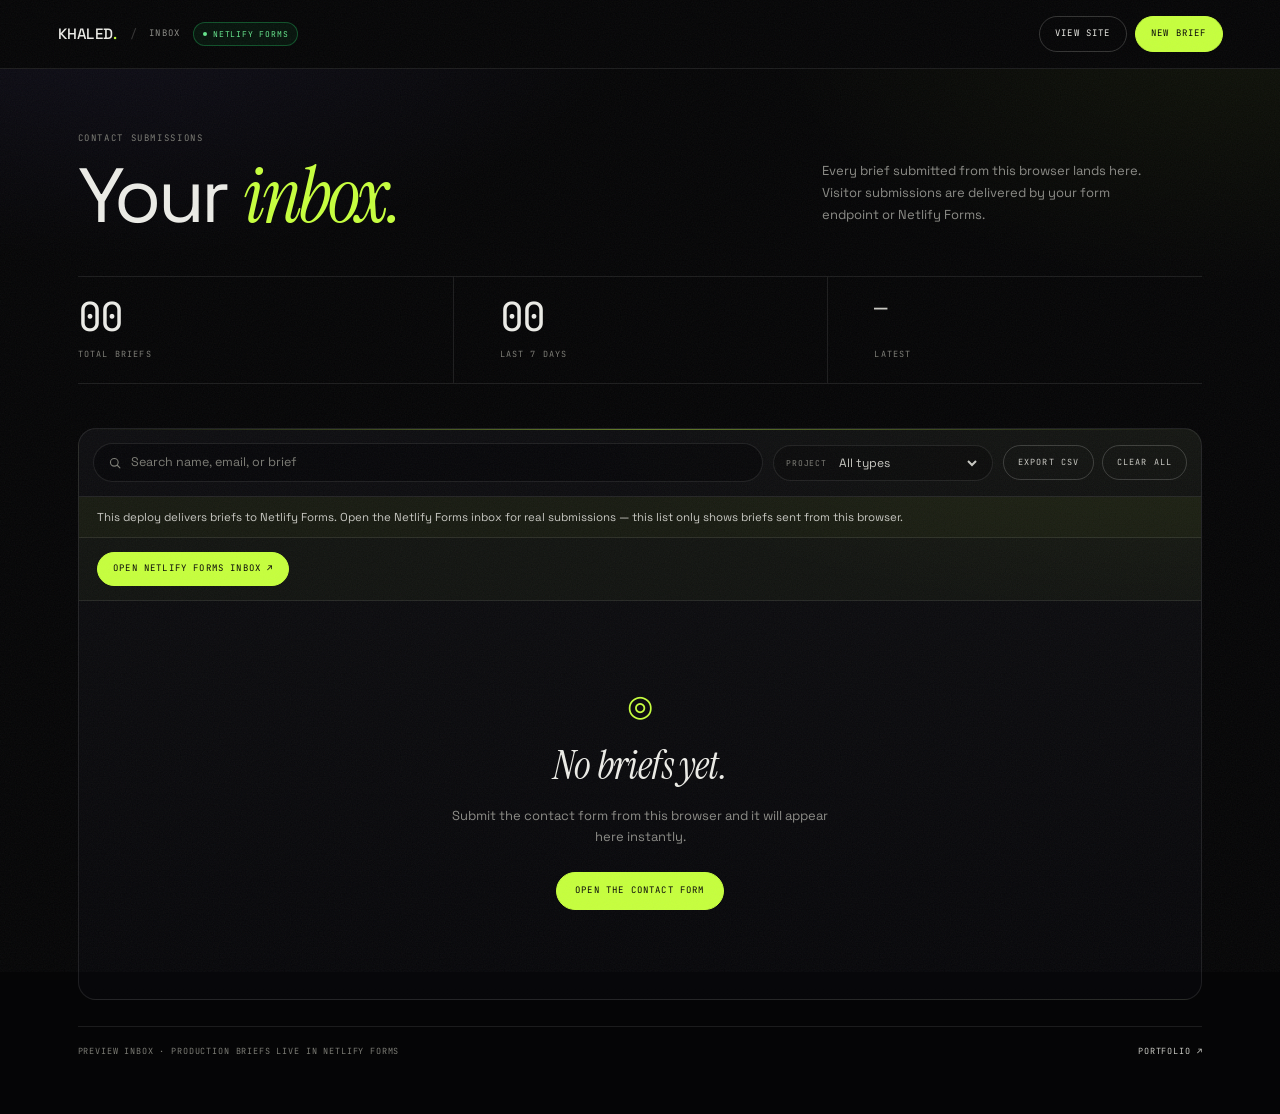
<file: dashboard.html>
<!DOCTYPE html>
<html lang="en">
<head>
  <meta charset="UTF-8" />
  <meta name="viewport" content="width=device-width, initial-scale=1.0" />
  <meta name="theme-color" content="#050506" />
  <meta name="robots" content="noindex,nofollow" />
  <title>Inbox — Khaled</title>

  <link rel="icon" href="data:image/svg+xml,%3Csvg xmlns='http://www.w3.org/2000/svg' viewBox='0 0 100 100'%3E%3Crect width='100' height='100' rx='24' fill='%23050606'/%3E%3Ctext x='50' y='70' font-family='Arial,Helvetica,sans-serif' font-size='58' font-weight='700' fill='%23c6ff3d' text-anchor='middle'%3EK%3C/text%3E%3C/svg%3E" />
  <link rel="preconnect" href="https://fonts.googleapis.com" />
  <link rel="preconnect" href="https://fonts.gstatic.com" crossorigin />
  <link
    href="https://fonts.googleapis.com/css2?family=Instrument+Serif:ital@0;1&family=JetBrains+Mono:wght@300;400;500&family=Space+Grotesk:wght@300..700&display=swap"
    rel="stylesheet"
  />
  <link rel="stylesheet" href="styles.css" />
  <link rel="stylesheet" href="dashboard.css" />
</head>

<body class="dash-body">
  <div class="grain" aria-hidden="true"></div>

  <header class="dash-header">
    <div class="dash-brand">
      <a class="brand" href="index.html">KHALED<span class="brand-dot">.</span></a>
      <span class="dash-slash">/</span>
      <span class="dash-eyebrow">Inbox</span>
      <span class="dash-badge" id="dash-badge">Local preview</span>
    </div>
    <div class="dash-header-actions">
      <a class="btn" href="index.html">View site</a>
      <a class="btn btn-acid" href="index.html#contact">New brief</a>
    </div>
  </header>

  <main class="dash-main">
    <div class="dash-intro">
      <div>
        <p class="dash-kicker">Contact submissions</p>
        <h1 class="dash-title">Your <em>inbox.</em></h1>
      </div>
      <p class="dash-lede">
        Every brief submitted from this browser lands here. Visitor submissions
        are delivered by your form endpoint or Netlify Forms.
      </p>
    </div>

    <section class="dash-stats" aria-label="Inbox summary">
      <div class="dash-stat">
        <span id="stat-total">00</span>
        <small>Total briefs</small>
      </div>
      <div class="dash-stat">
        <span id="stat-week">00</span>
        <small>Last 7 days</small>
      </div>
      <div class="dash-stat">
        <span id="stat-latest">—</span>
        <small>Latest</small>
      </div>
    </section>

    <section class="dash-panel" aria-label="Messages">
      <div class="dash-toolbar">
        <label class="dash-search">
          <svg viewBox="0 0 20 20" aria-hidden="true">
            <circle cx="9" cy="9" r="5.5" />
            <path d="M13.2 13.2 17 17" />
          </svg>
          <input id="dash-search" type="search" placeholder="Search name, email, or brief" aria-label="Search messages" />
        </label>
        <label class="dash-filter">
          <span>Project</span>
          <select id="dash-filter">
            <option value="">All types</option>
          </select>
        </label>
        <div class="dash-toolbar-actions">
          <button class="btn" id="dash-export" type="button">Export CSV</button>
          <button class="btn dash-clear" id="dash-clear" type="button">Clear all</button>
        </div>
      </div>

      <p class="dash-banner" id="dash-banner" role="status" aria-live="polite" hidden></p>

      <div class="dash-forms-row" id="dash-forms-row" hidden>
        <a class="btn btn-acid" id="dash-forms-link" href="#" target="_blank" rel="noopener">
          Open Netlify Forms inbox ↗
        </a>
      </div>

      <div class="dash-list" id="dash-list"></div>

      <div class="dash-empty" id="dash-empty" hidden>
        <span class="dash-empty-mark" aria-hidden="true">◎</span>
        <h2>No briefs yet.</h2>
        <p>Submit the contact form from this browser and it will appear here instantly.</p>
        <a class="btn btn-acid" href="index.html#contact">Open the contact form</a>
      </div>
    </section>

    <footer class="dash-foot">
      <span id="dash-foot-note">Local preview inbox · stored in this browser only</span>
      <a href="index.html">Portfolio ↗</a>
    </footer>
  </main>

  <script src="js/content.js"></script>
  <script src="js/dashboard.js"></script>
</body>
</html>
</file>
<file: styles.css>
/* ============================================================
   KHALED — PORTFOLIO
   Liquid chrome / acid lime / editorial type
   ============================================================ */

/* ---------- Tokens ---------- */
:root {
  --ink: #050506;
  --ink-2: #08080a;
  --ink-3: #0c0c0f;
  --paper: #ecece7;
  --paper-dim: #c9c9c3;
  --muted: #8b8b86;
  --muted-2: #7c7c75;
  --line: rgba(236, 236, 231, 0.1);
  --line-strong: rgba(236, 236, 231, 0.2);
  --acid: #c6ff3d;
  --acid-soft: rgba(198, 255, 61, 0.14);
  --violet: #8b7bff;
  --sans: "Space Grotesk", ui-sans-serif, system-ui, -apple-system, sans-serif;
  --serif: "Instrument Serif", Georgia, "Times New Roman", serif;
  --mono: "JetBrains Mono", ui-monospace, "SFMono-Regular", Consolas, monospace;
  --pad: clamp(20px, 4.5vw, 72px);
  --max: 1600px;
  --ease: cubic-bezier(0.22, 1, 0.36, 1);
  --ease-inout: cubic-bezier(0.77, 0, 0.175, 1);
  --header-h: 88px;
}

/* ---------- Reset ---------- */
*,
*::before,
*::after {
  box-sizing: border-box;
  margin: 0;
  padding: 0;
}

html {
  -webkit-text-size-adjust: 100%;
  scroll-behavior: auto;
}

body {
  background: var(--ink);
  color: var(--paper);
  font-family: var(--sans);
  font-size: 16px;
  line-height: 1.5;
  font-weight: 400;
  overflow-x: hidden;
  -webkit-font-smoothing: antialiased;
  -moz-osx-font-smoothing: grayscale;
  text-rendering: optimizeLegibility;
}

body.is-locked {
  overflow: hidden;
}

img,
svg,
canvas {
  display: block;
  max-width: 100%;
}

[hidden] {
  display: none !important;
}

a {
  color: inherit;
  text-decoration: none;
}

button {
  font: inherit;
  color: inherit;
  background: none;
  border: 0;
  cursor: pointer;
}

ul,
ol {
  list-style: none;
}

::selection {
  background: var(--acid);
  color: var(--ink);
}

:focus-visible {
  outline: 2px solid var(--acid);
  outline-offset: 4px;
  border-radius: 2px;
}

/* Custom scrollbar */
::-webkit-scrollbar {
  width: 9px;
}
::-webkit-scrollbar-track {
  background: var(--ink);
}
::-webkit-scrollbar-thumb {
  background: #26261f;
  border-radius: 99px;
  border: 2px solid var(--ink);
}
::-webkit-scrollbar-thumb:hover {
  background: #3d3d31;
}

/* ---------- Helpers ---------- */
.mono-label {
  font-family: var(--mono);
  font-size: 10px;
  font-weight: 400;
  letter-spacing: 0.16em;
  text-transform: uppercase;
  color: var(--muted);
}

.skip-link {
  position: fixed;
  top: 12px;
  left: 12px;
  z-index: 10001;
  padding: 10px 16px;
  background: var(--acid);
  color: var(--ink);
  font-family: var(--mono);
  font-size: 12px;
  transform: translateY(-160%);
  transition: transform 0.3s var(--ease);
}
.skip-link:focus {
  transform: translateY(0);
}

.grain {
  position: fixed;
  /* -8% gives the texture a little bleed without a 4x-viewport layer. */
  inset: -8%;
  z-index: 9000;
  pointer-events: none;
  opacity: 0.055;
  background-image: url("data:image/svg+xml,%3Csvg viewBox='0 0 220 220' xmlns='http://www.w3.org/2000/svg'%3E%3Cfilter id='n'%3E%3CfeTurbulence type='fractalNoise' baseFrequency='0.82' numOctaves='3' stitchTiles='stitch'/%3E%3C/filter%3E%3Crect width='100%25' height='100%25' filter='url(%23n)'/%3E%3C/svg%3E");
  background-size: 220px 220px;
  /* Static: at 5.5% opacity the drift was invisible, but the animated
     full-viewport layer still cost paint/compositing on every step. */
  animation: none;
}

/* Scroll progress */
.scroll-progress {
  position: fixed;
  top: 0;
  left: 0;
  right: 0;
  height: 2px;
  z-index: 9500;
  pointer-events: none;
  background: transparent;
}
.scroll-progress span {
  display: block;
  height: 100%;
  width: 100%;
  background: var(--acid);
  transform: scaleX(0);
  transform-origin: left center;
  will-change: transform;
}

/* ---------- Custom cursor ---------- */
.cursor {
  position: fixed;
  top: 0;
  left: 0;
  z-index: 9800;
  pointer-events: none;
  width: 0;
  height: 0;
  opacity: 0;
}
html.has-cursor .cursor {
  opacity: 1;
}
.cursor-ring {
  position: absolute;
  top: 50%;
  left: 50%;
  width: 38px;
  height: 38px;
  border: 1px solid rgba(236, 236, 231, 0.55);
  border-radius: 50%;
  transform: translate(-50%, -50%);
  transition: width 0.35s var(--ease), height 0.35s var(--ease),
    background-color 0.35s var(--ease), border-color 0.35s var(--ease),
    opacity 0.3s ease;
  will-change: transform;
}
.cursor::after {
  content: "";
  position: absolute;
  top: 50%;
  left: 50%;
  width: 5px;
  height: 5px;
  border-radius: 50%;
  background: var(--acid);
  transform: translate(-50%, -50%);
  transition: opacity 0.2s ease, transform 0.2s ease;
}
.cursor-label {
  position: absolute;
  top: 50%;
  left: 50%;
  transform: translate(-50%, -50%) scale(0.6);
  font-family: var(--mono);
  font-size: 9px;
  letter-spacing: 0.14em;
  text-transform: uppercase;
  color: var(--ink);
  opacity: 0;
  white-space: nowrap;
  transition: opacity 0.25s ease, transform 0.35s var(--ease);
}
.cursor.is-hover .cursor-ring {
  width: 64px;
  height: 64px;
  background: var(--acid);
  border-color: var(--acid);
}
.cursor.is-hover::after {
  opacity: 0;
}
.cursor.is-hover .cursor-label {
  opacity: 1;
  transform: translate(-50%, -50%) scale(1);
}
.cursor.is-down .cursor-ring {
  width: 30px;
  height: 30px;
}

@media (hover: hover) and (pointer: fine) {
  html.has-cursor,
  html.has-cursor * {
    cursor: none !important;
  }
}

/* A native <dialog> paints in the browser's top layer, above the custom
   cursor element. Restore a real cursor while a case study is open, and
   hide the custom one so the two cannot double up during the fade. */
html.has-cursor .case-dialog[open],
html.has-cursor .case-dialog[open] * {
  cursor: auto !important;
}
html.has-cursor .case-dialog[open] a,
html.has-cursor .case-dialog[open] button,
html.has-cursor .case-dialog[open] [role="button"] {
  cursor: pointer !important;
}
html.has-cursor:has(.case-dialog[open]) .cursor {
  opacity: 0;
}

/* ---------- Loader ---------- */
.loader {
  position: fixed;
  inset: 0;
  z-index: 10000;
  background: var(--ink);
  display: flex;
  align-items: center;
  justify-content: center;
  padding: var(--pad);
  will-change: transform;
}
.loader::before {
  content: "";
  position: absolute;
  inset: 0;
  background: radial-gradient(60% 60% at 50% 40%, rgba(198, 255, 61, 0.07), transparent 70%);
  pointer-events: none;
}
.loader-grid {
  position: relative;
  width: 100%;
  max-width: var(--max);
  display: flex;
  flex-direction: column;
  align-items: center;
  gap: 34px;
}
.loader-mark {
  font-size: clamp(5rem, 18vw, 16rem);
  line-height: 0.8;
  font-weight: 500;
  letter-spacing: -0.06em;
  display: flex;
  align-items: flex-start;
  color: var(--paper);
}
.loader-mark span {
  color: var(--acid);
  font-size: 0.42em;
  margin-top: 0.12em;
}
.loader-info {
  width: 100%;
  display: flex;
  justify-content: space-between;
  align-items: flex-end;
  font-family: var(--mono);
  font-size: 10px;
  letter-spacing: 0.16em;
  text-transform: uppercase;
  color: var(--muted);
}
.loader-count {
  font-size: 13px;
  color: var(--paper);
  font-variant-numeric: tabular-nums;
}
.loader-track {
  width: 100%;
  height: 1px;
  background: var(--line);
  overflow: hidden;
}
.loader-track span {
  display: block;
  width: 100%;
  height: 100%;
  background: var(--acid);
  transform: scaleX(0);
  transform-origin: left center;
}
.loader-foot {
  width: 100%;
  display: flex;
  justify-content: space-between;
  font-family: var(--mono);
  font-size: 9px;
  letter-spacing: 0.12em;
  text-transform: uppercase;
  color: var(--muted-2);
}

/* ---------- Header ---------- */
.site-header {
  position: fixed;
  top: 0;
  left: 0;
  right: 0;
  z-index: 8000;
  height: var(--header-h);
  padding: 0 var(--pad);
  display: flex;
  align-items: center;
  justify-content: space-between;
  gap: 24px;
  transition: transform 0.55s var(--ease), background-color 0.4s ease,
    border-color 0.4s ease;
  border-bottom: 1px solid transparent;
}
/* No backdrop blur: a full-width backdrop-filter forces the browser to
   re-read + blur everything underneath on every scroll/canvas frame. */
.site-header.is-scrolled {
  background: rgba(5, 5, 6, 0.88);
  border-bottom-color: var(--line);
}
.site-header.is-hidden {
  transform: translateY(-105%);
}

.brand {
  font-weight: 500;
  font-size: 17px;
  letter-spacing: 0.02em;
  display: inline-flex;
  align-items: baseline;
  white-space: nowrap;
}
.brand-dot {
  color: var(--acid);
}

.nav-desktop {
  display: flex;
  align-items: center;
  gap: clamp(18px, 2.6vw, 40px);
  margin-left: auto;
}
.nav-desktop a {
  position: relative;
  font-family: var(--mono);
  font-size: 10px;
  letter-spacing: 0.14em;
  text-transform: uppercase;
  color: var(--paper-dim);
  padding: 6px 0;
  display: inline-flex;
  align-items: baseline;
  gap: 7px;
  transition: color 0.3s ease;
}
.nav-desktop a::after {
  content: "";
  position: absolute;
  left: 0;
  right: 0;
  bottom: 0;
  height: 1px;
  background: var(--acid);
  transform: scaleX(0);
  transform-origin: right center;
  transition: transform 0.4s var(--ease);
}
.nav-desktop a:hover {
  color: var(--paper);
}
.nav-desktop a:hover::after {
  transform: scaleX(1);
  transform-origin: left center;
}
.nav-desktop a[aria-current="page"] {
  color: var(--paper);
}
.nav-desktop a[aria-current="page"]::after {
  transform: scaleX(1);
  transform-origin: left center;
}
.nav-index {
  font-size: 8px;
  color: var(--muted-2);
}

.header-right {
  display: flex;
  align-items: center;
  gap: 20px;
  margin-left: clamp(12px, 2vw, 32px);
}
.status {
  display: inline-flex;
  align-items: center;
  gap: 8px;
  font-family: var(--mono);
  font-size: 9px;
  letter-spacing: 0.12em;
  text-transform: uppercase;
  color: var(--muted);
  white-space: nowrap;
}
.status-dot {
  width: 6px;
  height: 6px;
  border-radius: 50%;
  background: var(--acid);
  box-shadow: 0 0 0 0 rgba(198, 255, 61, 0.5);
  animation: pulse 2.6s ease-out infinite;
  flex: none;
}
@keyframes pulse {
  0% { box-shadow: 0 0 0 0 rgba(198, 255, 61, 0.45); }
  70% { box-shadow: 0 0 0 7px rgba(198, 255, 61, 0); }
  100% { box-shadow: 0 0 0 0 rgba(198, 255, 61, 0); }
}

.btn {
  display: inline-flex;
  align-items: center;
  gap: 10px;
  border: 1px solid var(--line-strong);
  border-radius: 999px;
  padding: 11px 18px;
  font-family: var(--mono);
  font-size: 9px;
  letter-spacing: 0.13em;
  text-transform: uppercase;
  color: var(--paper);
  white-space: nowrap;
  transition: background-color 0.35s var(--ease), color 0.35s var(--ease),
    border-color 0.35s var(--ease);
  will-change: transform;
}
.btn svg {
  width: 13px;
  height: 13px;
  fill: none;
  stroke: currentColor;
  stroke-width: 1.4;
  transition: transform 0.35s var(--ease);
}
.btn:hover {
  background: var(--acid);
  color: var(--ink);
  border-color: var(--acid);
}
.btn:hover svg {
  transform: translate(2px, -2px);
}

.menu-toggle {
  display: none;
  width: 42px;
  height: 42px;
  border: 1px solid var(--line-strong);
  border-radius: 50%;
  position: relative;
  flex: none;
}
.menu-toggle span {
  position: absolute;
  left: 50%;
  width: 16px;
  height: 1px;
  background: var(--paper);
  transform: translateX(-50%);
  transition: transform 0.4s var(--ease), top 0.4s var(--ease);
}
.menu-toggle span:nth-child(1) { top: 17px; }
.menu-toggle span:nth-child(2) { top: 23px; }
.menu-toggle[aria-expanded="true"] span:nth-child(1) { top: 20px; transform: translateX(-50%) rotate(45deg); }
.menu-toggle[aria-expanded="true"] span:nth-child(2) { top: 20px; transform: translateX(-50%) rotate(-45deg); }

/* ---------- Mobile menu ---------- */
.menu {
  position: fixed;
  inset: 0;
  z-index: 7500;
  background: var(--ink-2);
  padding: calc(var(--header-h) + 30px) var(--pad) 40px;
  display: flex;
  flex-direction: column;
  transform: translateY(-101%);
  visibility: hidden;
  transition: transform 0.75s var(--ease-inout), visibility 0.75s;
}
.menu::after {
  content: "";
  position: absolute;
  right: -20%;
  bottom: -30%;
  width: 70vw;
  height: 70vw;
  background: radial-gradient(circle, rgba(198, 255, 61, 0.09), transparent 65%);
  pointer-events: none;
}
.menu.is-open {
  transform: translateY(0);
  visibility: visible;
}
.menu-inner {
  display: flex;
  flex-direction: column;
  justify-content: space-between;
  height: 100%;
  position: relative;
  z-index: 1;
}
.menu-nav {
  display: flex;
  flex-direction: column;
}
.menu-nav a {
  display: flex;
  align-items: baseline;
  gap: 16px;
  font-size: clamp(2.4rem, 10vw, 4rem);
  line-height: 1.12;
  letter-spacing: -0.04em;
  padding: 8px 0;
  border-bottom: 1px solid var(--line);
  transition: color 0.3s ease, padding-left 0.4s var(--ease);
}
.menu-nav a span {
  font-family: var(--mono);
  font-size: 10px;
  letter-spacing: 0.1em;
  color: var(--muted-2);
}
.menu-nav a:hover {
  color: var(--acid);
  padding-left: 10px;
}
.menu-foot {
  display: flex;
  flex-direction: column;
  gap: 22px;
}
.menu-socials {
  display: flex;
  flex-wrap: wrap;
  gap: 18px;
  font-family: var(--mono);
  font-size: 10px;
  letter-spacing: 0.12em;
  text-transform: uppercase;
  color: var(--muted);
}
.menu-mail {
  font-size: clamp(1.4rem, 5vw, 2rem);
  letter-spacing: -0.02em;
  color: var(--acid);
}

/* ---------- Hero ---------- */
.hero {
  position: relative;
  z-index: 1;
  min-height: 100svh;
  display: flex;
  flex-direction: column;
  overflow: hidden;
  isolation: isolate;
}

#scene {
  position: fixed;
  inset: 0;
  width: 100%;
  height: 100%;
  z-index: 0;
  opacity: 0;
  transition: opacity 1.4s ease;
  pointer-events: none;
}
html.webgl-ready #scene {
  opacity: 1;
}

.hero-fallback {
  position: absolute;
  top: 50%;
  right: 6%;
  width: min(46vw, 620px);
  aspect-ratio: 1;
  transform: translateY(-56%);
  z-index: 0;
  pointer-events: none;
  display: none;
}
html.no-webgl .hero-fallback {
  display: block;
}
html.webgl-ready .hero-fallback {
  display: none;
}

/* The no-WebGL fallback is a complete orbital scene, not a still image:
   a bobbing chrome orb, three tilted rings with travelling dots, and a
   star field. Only transform/opacity animate, so it stays cheap even
   when Chrome is compositing without GPU acceleration. */
.fallback-stars {
  position: absolute;
  inset: -34%;
  border-radius: 50%;
  opacity: 0.5;
  background-image:
    radial-gradient(1.3px 1.3px at 12% 24%, rgba(236, 236, 231, 0.95), transparent),
    radial-gradient(1px 1px at 68% 12%, rgba(236, 236, 231, 0.7), transparent),
    radial-gradient(1.6px 1.6px at 84% 64%, rgba(198, 255, 61, 0.8), transparent),
    radial-gradient(1px 1px at 32% 78%, rgba(236, 236, 231, 0.6), transparent),
    radial-gradient(1.2px 1.2px at 52% 46%, rgba(139, 123, 255, 0.7), transparent),
    radial-gradient(1px 1px at 8% 88%, rgba(236, 236, 231, 0.5), transparent);
  background-size: 190px 190px;
}
.fallback-orb {
  position: absolute;
  inset: 12%;
  border-radius: 50%;
  opacity: 0.82;
  background:
    radial-gradient(circle at 33% 29%, #f8faf2 0%, #c8d1c4 7%, #6a726b 18%, #1c211d 38%, #090b09 54%, #161b12 62%, #c6ff3d 68%, #7d952f 72%, #141a10 80%, #050605 92%);
  box-shadow:
    0 0 90px rgba(198, 255, 61, 0.14),
    0 40px 90px rgba(0, 0, 0, 0.55),
    inset -24px -30px 70px rgba(0, 0, 0, 0.7);
  animation: fallback-orb-bob 9s ease-in-out infinite alternate;
  will-change: transform;
}
.fallback-orb::before {
  content: "";
  position: absolute;
  inset: 6% 12% 46% 10%;
  border-radius: 50%;
  background: radial-gradient(ellipse at 46% 42%, rgba(255, 255, 255, 0.62) 0%, rgba(255, 255, 255, 0.18) 32%, transparent 68%);
  transform: rotate(-16deg);
}
.fallback-orb::after {
  content: "";
  position: absolute;
  inset: 0;
  border-radius: 50%;
  background: radial-gradient(circle at 66% 60%, transparent 54%, rgba(198, 255, 61, 0.42) 63%, rgba(198, 255, 61, 0.06) 71%, transparent 77%);
  transform: rotate(-8deg);
}
.fallback-orbit {
  position: absolute;
  left: 50%;
  top: 50%;
  width: 100%;
  aspect-ratio: 1;
  border: 1px solid rgba(236, 236, 231, 0.16);
  border-radius: 50%;
  animation: fallback-orbit-spin 24s linear infinite;
  will-change: transform;
}
.fallback-orbit i {
  position: absolute;
  left: 50%;
  top: -3px;
  width: 6px;
  height: 6px;
  margin-left: -3px;
  border-radius: 50%;
  background: var(--acid);
  box-shadow: 0 0 10px rgba(198, 255, 61, 0.9);
}
.fallback-orbit--a {
  --tilt: 73deg;
  --yaw: 16deg;
  width: 92%;
  border-color: rgba(240, 244, 232, 0.22);
  animation-duration: 21s;
}
.fallback-orbit--a i {
  background: #f0f4e8;
  box-shadow: 0 0 8px rgba(240, 244, 232, 0.8);
}
.fallback-orbit--b {
  --tilt: 64deg;
  --yaw: -26deg;
  width: 124%;
  border-color: rgba(198, 255, 61, 0.26);
  animation-duration: 30s;
  animation-direction: reverse;
}
.fallback-orbit--c {
  --tilt: 79deg;
  --yaw: 7deg;
  width: 156%;
  border-color: rgba(139, 123, 255, 0.2);
  animation-duration: 41s;
  animation-delay: -12s;
}
.fallback-orbit--c i {
  background: #8b7bff;
  box-shadow: 0 0 10px rgba(139, 123, 255, 0.9);
}
@keyframes fallback-orb-bob {
  from { transform: translateY(-6px) scale(0.985); }
  to { transform: translateY(10px) scale(1.015); }
}
@keyframes fallback-orbit-spin {
  from { transform: translate(-50%, -50%) rotateY(var(--yaw)) rotateX(var(--tilt)) rotateZ(0deg); }
  to { transform: translate(-50%, -50%) rotateY(var(--yaw)) rotateX(var(--tilt)) rotateZ(360deg); }
}

.hero-vignette {
  position: absolute;
  inset: 0;
  z-index: 1;
  pointer-events: none;
  background:
    radial-gradient(70% 60% at 78% 44%, transparent 18%, rgba(5, 5, 6, 0.28) 100%),
    linear-gradient(to right, rgba(5, 5, 6, 0.94) 0%, rgba(5, 5, 6, 0.6) 38%, rgba(5, 5, 6, 0.12) 64%, transparent 80%),
    linear-gradient(to top, rgba(5, 5, 6, 0.94) 0%, transparent 32%);
}

.hero-inner {
  position: relative;
  z-index: 2;
  flex: 1;
  display: flex;
  flex-direction: column;
  justify-content: space-between;
  padding: calc(var(--header-h) + clamp(20px, 4vw, 48px)) var(--pad) clamp(28px, 4vw, 46px);
  width: 100%;
  max-width: var(--max);
  margin: 0 auto;
}

.hero-top {
  display: flex;
  flex-direction: column;
  align-items: flex-start;
  gap: 12px;
}
.eyebrow {
  display: inline-flex;
  align-items: center;
  gap: 10px;
  font-family: var(--mono);
  font-size: 10px;
  letter-spacing: 0.16em;
  text-transform: uppercase;
  color: var(--paper-dim);
}
.eyebrow-dot {
  width: 5px;
  height: 5px;
  background: var(--acid);
  border-radius: 50%;
}
.hero-meta-top {
  display: flex;
  gap: 12px;
  align-items: center;
  font-family: var(--mono);
  font-size: 9px;
  letter-spacing: 0.13em;
  text-transform: uppercase;
  color: var(--muted);
}
.meta-slash {
  color: var(--muted-2);
}

.hero-title {
  font-size: clamp(3.1rem, min(11.2vw, 15.5vh), 11.5rem);
  line-height: 0.83;
  letter-spacing: -0.055em;
  font-weight: 500;
  text-transform: uppercase;
  margin: clamp(24px, 4vh, 60px) 0;
  position: relative;
}
.hero-title .line {
  display: block;
  overflow: hidden;
  padding-right: 0.06em;
  margin-right: -0.06em;
}
.hero-title .line-inner {
  display: inline-block;
  will-change: transform;
}
.hero-title .line-outline .line-inner {
  color: transparent;
  -webkit-text-stroke: 1px rgba(236, 236, 231, 0.44);
  padding-left: 0.02em;
}
.hero-title .line-serif {
  font-family: var(--serif);
  font-style: italic;
  text-transform: none;
  font-size: 1.03em;
  letter-spacing: -0.02em;
  color: var(--acid);
  line-height: 0.9;
  padding-top: 0.06em;
}
.hero-title .line-serif .line-inner {
  display: inline-flex;
  align-items: flex-start;
  gap: 0.08em;
}
.hero-title-mark {
  font-family: var(--sans);
  font-style: normal;
  font-size: 0.17em;
  color: var(--paper);
  margin-top: 0.35em;
  display: inline-block;
  animation: spin-slow 14s linear infinite;
}
@keyframes spin-slow {
  to { transform: rotate(360deg); }
}

.hero-bottom {
  display: flex;
  justify-content: space-between;
  align-items: flex-end;
  gap: 40px;
}
.hero-lead {
  max-width: 400px;
  font-size: clamp(0.86rem, 1.05vw, 0.98rem);
  line-height: 1.65;
  color: var(--muted);
  font-weight: 300;
}
.hero-side {
  display: flex;
  align-items: flex-end;
  gap: clamp(28px, 4vw, 64px);
}
.hero-scroll {
  display: inline-flex;
  align-items: center;
  gap: 14px;
  font-family: var(--mono);
  font-size: 9px;
  letter-spacing: 0.14em;
  text-transform: uppercase;
  color: var(--paper-dim);
}
.hero-scroll-ring {
  width: 48px;
  height: 48px;
  border: 1px solid var(--line-strong);
  border-radius: 50%;
  display: grid;
  place-items: center;
  transition: background-color 0.4s var(--ease), border-color 0.4s var(--ease);
}
.hero-scroll-ring svg {
  width: 15px;
  height: 15px;
  fill: none;
  stroke: var(--acid);
  stroke-width: 1.3;
  stroke-linecap: round;
  stroke-linejoin: round;
  animation: nudge 2.4s var(--ease) infinite;
}
.hero-scroll:hover .hero-scroll-ring {
  background: rgba(198, 255, 61, 0.08);
  border-color: rgba(198, 255, 61, 0.4);
}
@keyframes nudge {
  0%, 100% { transform: translateY(-2px); }
  50% { transform: translateY(3px); }
}
.hero-coords {
  display: flex;
  flex-direction: column;
  gap: 6px;
  font-family: var(--mono);
  font-size: 8px;
  letter-spacing: 0.18em;
  color: var(--muted-2);
  text-align: right;
}

/* Ticker */
.ticker {
  position: relative;
  z-index: 3;
  overflow: hidden;
  background: var(--acid);
  color: var(--ink);
  border-top: 1px solid rgba(0, 0, 0, 0.2);
  border-bottom: 1px solid rgba(0, 0, 0, 0.2);
}
.ticker-track {
  display: flex;
  align-items: center;
  width: max-content;
  animation: marquee 38s linear infinite;
  will-change: transform;
}
.ticker-group {
  display: flex;
  align-items: center;
  flex: none;
}
.ticker-item {
  display: inline-flex;
  align-items: center;
  gap: 26px;
  padding: 16px 26px;
  font-family: var(--mono);
  font-size: 10px;
  font-weight: 500;
  letter-spacing: 0.16em;
  text-transform: uppercase;
  white-space: nowrap;
}
.ticker-item svg {
  width: 11px;
  height: 11px;
  flex: none;
}
@keyframes marquee {
  to { transform: translateX(-50%); }
}
.marquee:hover .ticker-track {
  animation-play-state: paused;
}

/* ---------- Sections ---------- */
.section {
  position: relative;
  z-index: 4;
  padding: clamp(80px, 10vw, 150px) var(--pad);
  background: var(--ink);
  width: 100%;
}
.section > * {
  max-width: var(--max);
  margin-left: auto;
  margin-right: auto;
}
.section.work,
.section.experience {
  background: var(--ink-2);
}

.section-head {
  display: grid;
  grid-template-columns: 40px auto 1fr auto;
  align-items: center;
  gap: clamp(12px, 2vw, 26px);
  margin-bottom: clamp(44px, 6vw, 84px);
  padding-bottom: 16px;
  border-bottom: 1px solid var(--line);
}
.section-index,
.section-label,
.section-note {
  font-family: var(--mono);
  font-size: 10px;
  letter-spacing: 0.16em;
  text-transform: uppercase;
}
.section-index {
  color: var(--acid);
}
.section-label {
  color: var(--paper);
}
.section-note {
  color: var(--muted-2);
  text-align: right;
}
.section-rule {
  display: block;
  height: 1px;
  background: var(--line);
  transform-origin: left;
}

.display {
  font-size: clamp(2.9rem, 7.6vw, 7.6rem);
  line-height: 0.88;
  letter-spacing: -0.045em;
  font-weight: 500;
  text-wrap: balance;
}
.display em {
  font-family: var(--serif);
  font-style: italic;
  font-weight: 400;
  color: var(--acid);
  letter-spacing: -0.02em;
}
.line-mask {
  display: block;
  overflow: hidden;
  padding-bottom: 0.04em;
  margin-bottom: -0.04em;
}
.line-body {
  display: block;
  will-change: transform;
}

.work-intro,
.expertise-intro {
  display: grid;
  grid-template-columns: minmax(0, 1.25fr) minmax(260px, 0.6fr);
  align-items: end;
  gap: clamp(24px, 5vw, 90px);
  margin-bottom: clamp(48px, 6vw, 90px);
}
.work-intro-copy,
.expertise-intro > p {
  max-width: 400px;
  font-size: 0.94rem;
  line-height: 1.7;
  color: var(--muted);
  font-weight: 300;
  padding-bottom: 6px;
}

/* ---------- Work / project rows ---------- */
.project-list {
  border-top: 1px solid var(--line);
}
.project {
  position: relative;
  border-bottom: 1px solid var(--line);
}
.project-row {
  display: grid;
  grid-template-columns: 52px minmax(0, 1.05fr) minmax(0, 0.95fr) auto 76px 40px;
  align-items: center;
  gap: clamp(12px, 2.4vw, 40px);
  width: 100%;
  text-align: left;
  padding: clamp(20px, 2.6vw, 34px) 0;
  position: relative;
  z-index: 1;
}
.project-row::before {
  content: "";
  position: absolute;
  inset: 0 calc(var(--pad) * -0.5);
  background: linear-gradient(90deg, rgba(198, 255, 61, 0.055), transparent 70%);
  opacity: 0;
  transition: opacity 0.45s var(--ease);
  pointer-events: none;
}
.project:hover .project-row::before,
.project-row:focus-visible::before {
  opacity: 1;
}
.project-num {
  font-family: var(--mono);
  font-size: 10px;
  letter-spacing: 0.1em;
  color: var(--muted-2);
  transition: color 0.3s ease;
}
.project-title {
  font-size: clamp(1.9rem, 4.2vw, 4.2rem);
  line-height: 1;
  letter-spacing: -0.045em;
  font-weight: 500;
  transition: transform 0.6s var(--ease), color 0.35s ease;
  display: inline-flex;
  align-items: center;
  gap: 14px;
  min-width: 0;
}
.project-title .title-dot {
  width: 7px;
  height: 7px;
  border-radius: 50%;
  background: var(--accent, var(--acid));
  opacity: 0;
  transform: scale(0);
  transition: transform 0.4s var(--ease), opacity 0.3s ease;
  flex: none;
}
.project:hover .project-title {
  transform: translateX(10px);
}
.project:hover .project-title .title-dot {
  opacity: 1;
  transform: scale(1);
}
.project-sub {
  font-family: var(--serif);
  font-style: italic;
  font-size: clamp(1rem, 1.5vw, 1.35rem);
  color: var(--muted);
  transition: color 0.35s ease;
  min-width: 0;
}
.project:hover .project-sub {
  color: var(--paper-dim);
}
.project-stack {
  display: flex;
  gap: 6px;
  flex-wrap: wrap;
  justify-content: flex-end;
  max-width: 250px;
}
.project-stack span {
  font-family: var(--mono);
  font-size: 8px;
  letter-spacing: 0.08em;
  text-transform: uppercase;
  color: var(--muted);
  border: 1px solid var(--line);
  padding: 5px 8px;
  border-radius: 999px;
  white-space: nowrap;
}
.project-year {
  font-family: var(--mono);
  font-size: 10px;
  color: var(--muted-2);
  letter-spacing: 0.08em;
}
.project-cta {
  width: 38px;
  height: 38px;
  border: 1px solid var(--line-strong);
  border-radius: 50%;
  display: grid;
  place-items: center;
  justify-self: end;
  transition: background-color 0.4s var(--ease), border-color 0.4s var(--ease),
    transform 0.5s var(--ease);
}
.project-cta svg {
  width: 13px;
  height: 13px;
  fill: none;
  stroke: currentColor;
  stroke-width: 1.4;
  transition: transform 0.4s var(--ease);
}
.project:hover .project-cta {
  background: var(--accent, var(--acid));
  border-color: var(--accent, var(--acid));
  color: var(--ink);
  transform: rotate(45deg);
}
.project:hover .project-cta svg {
  transform: rotate(-45deg);
}

.work-foot {
  display: flex;
  align-items: center;
  justify-content: flex-end;
  gap: 10px;
  margin-top: 36px;
  font-size: 0.82rem;
  color: var(--muted);
}
.link-arrow {
  display: inline-flex;
  align-items: center;
  gap: 6px;
  color: var(--paper);
  font-size: 0.85rem;
  padding-bottom: 3px;
  position: relative;
  width: fit-content;
}
.link-arrow::after {
  content: "";
  position: absolute;
  left: 0;
  right: 0;
  bottom: 0;
  height: 1px;
  background: var(--acid);
  transform: scaleX(0);
  transform-origin: right;
  transition: transform 0.45s var(--ease);
}
.link-arrow:hover::after {
  transform: scaleX(1);
  transform-origin: left;
}
.link-arrow span {
  color: var(--acid);
  transition: transform 0.35s var(--ease);
}
.link-arrow:hover span {
  transform: translate(2px, -2px);
}

/* Floating project preview */
.cursor-preview {
  position: fixed;
  top: 0;
  left: 0;
  z-index: 7000;
  width: 330px;
  height: 225px;
  margin-left: -165px;
  margin-top: -112px;
  border-radius: 3px;
  overflow: hidden;
  pointer-events: none;
  opacity: 0;
  transform: scale(0.86) rotate(-4deg);
  box-shadow: 0 30px 80px rgba(0, 0, 0, 0.55);
  border: 1px solid rgba(236, 236, 231, 0.14);
  will-change: transform;
}
.cursor-preview .art {
  width: 100%;
  height: 100%;
}
@media (hover: none), (pointer: coarse), (max-width: 900px) {
  .cursor-preview { display: none; }
}

/* ---------- Procedural project art ---------- */
.art {
  --a1: #c6ff3d;
  --a2: #8b7bff;
  position: relative;
  overflow: hidden;
  background: #0a0a0c;
  isolation: isolate;
  container-type: inline-size;
}
.art::before {
  content: "";
  position: absolute;
  inset: 0;
  background-image:
    linear-gradient(rgba(255, 255, 255, 0.055) 1px, transparent 1px),
    linear-gradient(90deg, rgba(255, 255, 255, 0.055) 1px, transparent 1px);
  background-size: 28px 28px;
  z-index: 3;
  mix-blend-mode: overlay;
}
.art::after {
  content: "";
  position: absolute;
  inset: 0;
  background: radial-gradient(120% 100% at 50% 50%, transparent 40%, rgba(0, 0, 0, 0.55) 100%);
  z-index: 4;
}

/* Project photography: drop the procedural grid and let the image lead. */
.art-image::before {
  display: none;
}
.art-image::after {
  background: linear-gradient(180deg, rgba(5, 5, 6, 0) 58%, rgba(5, 5, 6, 0.72) 100%);
}
.art-image img {
  position: absolute;
  inset: 0;
  width: 100%;
  height: 100%;
  object-fit: cover;
  object-position: center;
  z-index: 1;
  filter: saturate(1.04) contrast(1.02);
  user-select: none;
}
.art-image .art-tag {
  text-shadow: 0 1px 10px rgba(0, 0, 0, 0.85);
}

/* Shared label */
.art-tag {
  position: absolute;
  right: clamp(10px, 2.2cqw, 22px);
  bottom: clamp(8px, 2cqw, 18px);
  z-index: 5;
  font-family: var(--mono);
  font-size: clamp(7px, 1.5cqw, 11px);
  letter-spacing: 0.18em;
  white-space: nowrap;
  text-shadow: 0 1px 10px rgba(0, 0, 0, 0.7);
}

/* Illustrated project interfaces */
.ui {
  position: absolute;
  inset: 8% 8% 13%;
  z-index: 2;
}

/* 01 — course platform */
.ui-course {
  display: grid;
  grid-template-columns: 1.32fr 0.68fr;
  gap: 5%;
  align-items: center;
}
.ui-video {
  position: relative;
  width: 100%;
  aspect-ratio: 16 / 10;
  border: 1px solid rgba(198, 255, 61, 0.3);
  background:
    radial-gradient(circle at 62% 38%, rgba(198, 255, 61, 0.18), transparent 55%),
    repeating-linear-gradient(90deg, rgba(255, 255, 255, 0.035) 0 1px, transparent 1px 8%),
    rgba(7, 8, 7, 0.7);
  box-shadow: inset 0 0 42px rgba(198, 255, 61, 0.06);
}
.ui-play {
  position: absolute;
  left: 50%;
  top: 50%;
  width: 16%;
  aspect-ratio: 1;
  transform: translate(-50%, -50%);
  border-radius: 50%;
  background: var(--acid);
  box-shadow: 0 0 28px rgba(198, 255, 61, 0.45);
}
.ui-play::after {
  content: "";
  position: absolute;
  left: 40%;
  top: 29%;
  width: 24%;
  height: 42%;
  background: #0a0a0c;
  clip-path: polygon(0 0, 100% 50%, 0 100%);
}
.ui-timeline {
  position: absolute;
  left: 7%;
  right: 7%;
  bottom: 8%;
  height: clamp(2px, 0.6cqw, 5px);
  background: rgba(255, 255, 255, 0.16);
}
.ui-timeline i {
  display: block;
  width: 38%;
  height: 100%;
  background: var(--acid);
}
.ui-lessons {
  display: flex;
  flex-direction: column;
  gap: 9%;
}
.ui-lesson {
  display: flex;
  align-items: center;
  gap: 7%;
  padding-bottom: 6%;
  border-bottom: 1px solid rgba(255, 255, 255, 0.08);
}
.ui-lesson b {
  font-family: var(--mono);
  font-size: clamp(6px, 1.6cqw, 12px);
  font-weight: 400;
  letter-spacing: 0.1em;
  color: rgba(255, 255, 255, 0.38);
}
.ui-lesson i {
  flex: 1;
  height: clamp(2px, 0.6cqw, 5px);
  background: rgba(255, 255, 255, 0.14);
}
.ui-lesson.is-on b {
  color: var(--acid);
}
.ui-lesson.is-on i {
  background: linear-gradient(90deg, var(--acid), rgba(198, 255, 61, 0.25));
}

/* 02 — RTL corporate site */
.ui-site {
  display: flex;
  flex-direction: column;
  border: 1px solid rgba(255, 255, 255, 0.14);
  background: rgba(6, 6, 9, 0.62);
  box-shadow: 0 24px 60px rgba(0, 0, 0, 0.35);
}
.ui-browser {
  display: flex;
  align-items: center;
  gap: 1.6%;
  padding: 2.2% 3%;
  border-bottom: 1px solid rgba(255, 255, 255, 0.1);
}
.ui-dot {
  width: clamp(3px, 0.8cqw, 6px);
  height: clamp(3px, 0.8cqw, 6px);
  border-radius: 50%;
  background: rgba(255, 255, 255, 0.24);
}
.ui-dot:first-child {
  background: #8b7bff;
}
.ui-url {
  margin-left: auto;
  padding: 0.9% 2.2%;
  border: 1px solid rgba(139, 123, 255, 0.35);
  border-radius: 999px;
  font-family: var(--mono);
  font-size: clamp(6px, 1.3cqw, 10px);
  letter-spacing: 0.14em;
  color: #cfc9ff;
}
.ui-site-body {
  flex: 1;
  min-height: 0;
  display: grid;
  grid-template-columns: 1.15fr 0.85fr;
  gap: 6%;
  padding: 5.5% 6%;
  direction: rtl;
}
.ui-site-hero {
  display: flex;
  flex-direction: column;
  justify-content: center;
  align-items: flex-start;
}
.ui-kicker {
  font-family: var(--mono);
  font-size: clamp(6px, 1.3cqw, 10px);
  letter-spacing: 0.2em;
  color: rgba(207, 201, 255, 0.65);
}
.ui-headline {
  margin: 4% 0 7%;
  font-family: var(--serif);
  font-style: italic;
  font-weight: 400;
  font-size: clamp(20px, 7.6cqw, 54px);
  line-height: 0.9;
  color: var(--paper);
}
.ui-line {
  display: block;
  width: 100%;
  height: clamp(2px, 0.55cqw, 5px);
  margin-top: 4%;
  background: rgba(255, 255, 255, 0.16);
}
.ui-line.is-short {
  width: 62%;
}
.ui-site-cards {
  display: flex;
  flex-direction: column;
  gap: 6%;
  min-height: 0;
}
.ui-card {
  flex: 1;
  min-height: 0;
  display: flex;
  flex-direction: column;
  gap: 6%;
  padding: 4%;
  border: 1px solid rgba(255, 255, 255, 0.1);
  background: rgba(255, 255, 255, 0.02);
}
.ui-card i {
  flex: 1;
  min-height: 0;
  display: block;
  background: linear-gradient(145deg, rgba(139, 123, 255, 0.38), rgba(255, 255, 255, 0.07) 60%, rgba(0, 0, 0, 0.2));
}
.ui-card b {
  display: block;
  width: 72%;
  height: clamp(2px, 0.55cqw, 4px);
  background: rgba(255, 255, 255, 0.22);
}

/* 03 — page builder maintenance */
.ui-builder {
  display: grid;
  grid-template-columns: 1.55fr 0.45fr;
  gap: 4%;
}
.ui-canvas {
  display: grid;
  grid-template-columns: repeat(3, 1fr);
  grid-template-rows: repeat(2, 1fr);
  gap: 3.5%;
  padding: 3.5%;
  border: 1px solid rgba(90, 209, 255, 0.22);
  background-color: rgba(6, 10, 16, 0.55);
  background-image:
    linear-gradient(rgba(90, 209, 255, 0.1) 1px, transparent 1px),
    linear-gradient(90deg, rgba(90, 209, 255, 0.1) 1px, transparent 1px);
  background-size: clamp(12px, 4cqw, 34px) clamp(12px, 4cqw, 34px);
}
.ui-block {
  position: relative;
  border: 1px dashed rgba(90, 209, 255, 0.32);
  background: rgba(90, 209, 255, 0.05);
}
.ui-block.is-selected {
  border: 1px solid var(--acid);
  background: rgba(198, 255, 61, 0.12);
  box-shadow: 0 0 22px rgba(198, 255, 61, 0.16);
}
.ui-block.is-selected::before,
.ui-block.is-selected::after {
  content: "";
  position: absolute;
  width: clamp(4px, 1.1cqw, 8px);
  aspect-ratio: 1;
  background: var(--acid);
}
.ui-block.is-selected::before {
  left: -4%;
  top: -4%;
}
.ui-block.is-selected::after {
  right: -4%;
  bottom: -4%;
}
.ui-panel {
  display: flex;
  flex-direction: column;
  gap: 5%;
  padding: 6%;
  border: 1px solid rgba(255, 255, 255, 0.12);
  background: rgba(8, 10, 14, 0.6);
}
.ui-chip {
  padding: 5% 6%;
  border: 1px solid rgba(90, 209, 255, 0.28);
  border-radius: 2px;
  font-family: var(--mono);
  font-size: clamp(6px, 1.3cqw, 10px);
  letter-spacing: 0.12em;
  color: #8fdcff;
}
.ui-cache {
  margin-top: auto;
  font-family: var(--mono);
  font-size: clamp(6px, 1.3cqw, 10px);
  letter-spacing: 0.12em;
  color: var(--acid);
}

/* 04 — storefront handover */
.ui-store {
  display: grid;
  grid-template-columns: 1.5fr 0.72fr;
  gap: 5%;
}
.ui-products {
  display: grid;
  grid-template-columns: repeat(3, 1fr);
  gap: 3.5%;
  min-height: 0;
}
.ui-product {
  display: flex;
  flex-direction: column;
  gap: 5%;
  min-height: 0;
  padding: 4%;
  border: 1px solid rgba(255, 255, 255, 0.12);
  background: rgba(255, 255, 255, 0.02);
}
.ui-product i {
  flex: 1;
  min-height: 0;
  display: block;
  background: linear-gradient(145deg, rgba(255, 122, 89, 0.5), rgba(239, 233, 220, 0.16) 55%, rgba(18, 18, 15, 0.35));
}
.ui-product b {
  height: clamp(2px, 0.55cqw, 4px);
  width: 74%;
  background: rgba(255, 255, 255, 0.22);
}
.ui-product em {
  height: clamp(2px, 0.55cqw, 4px);
  width: 42%;
  background: rgba(198, 255, 61, 0.55);
}
.ui-cart {
  display: flex;
  flex-direction: column;
  gap: 5%;
  padding: 6%;
  border: 1px solid rgba(255, 255, 255, 0.14);
  background: rgba(8, 8, 10, 0.62);
}
.ui-cart-row {
  display: flex;
  align-items: center;
  justify-content: space-between;
  gap: 8%;
}
.ui-cart-row i {
  width: 52%;
  height: clamp(2px, 0.55cqw, 4px);
  background: rgba(255, 255, 255, 0.16);
}
.ui-cart-row b {
  width: 22%;
  height: clamp(2px, 0.55cqw, 4px);
  background: rgba(255, 255, 255, 0.28);
}
.ui-cart-row.is-total {
  margin-top: 2%;
  padding-top: 6%;
  border-top: 1px solid rgba(255, 255, 255, 0.12);
}
.ui-cart-row.is-total i,
.ui-cart-row.is-total b {
  background: var(--paper);
}
.ui-pay {
  margin-top: auto;
  align-self: flex-start;
  padding: 4% 8%;
  border-radius: 2px;
  background: var(--acid);
  font-family: var(--mono);
  font-size: clamp(6px, 1.3cqw, 10px);
  letter-spacing: 0.18em;
  color: #12120f;
}

.art-1 {
  background:
    radial-gradient(circle at 72% 30%, rgba(198, 255, 61, 0.3) 0%, transparent 34%),
    radial-gradient(circle at 30% 78%, rgba(139, 123, 255, 0.22) 0%, transparent 42%),
    conic-gradient(from 200deg at 55% 45%, #0a0a0c, #171b12, #0a0a0c 45%, #131313 70%, #0a0a0c);
}
.art-1 .art-tag {
  color: var(--acid);
}

.art-2 {
  background:
    radial-gradient(ellipse at 28% 24%, rgba(255, 255, 255, 0.2) 0%, rgba(139, 123, 255, 0.18) 20%, transparent 58%),
    radial-gradient(ellipse at 72% 76%, rgba(139, 123, 255, 0.4) 0%, rgba(75, 63, 143, 0.3) 22%, transparent 55%),
    conic-gradient(from 40deg at 50% 50%, #0b0b0d, #1a1c18, #0b0b0d 40%, #24211f 65%, #0b0b0d);
}
.art-2 .art-tag {
  color: #cfc9ff;
}

.art-3 {
  background:
    radial-gradient(circle at 22% 22%, rgba(90, 209, 255, 0.22), transparent 45%),
    radial-gradient(circle at 70% 80%, rgba(198, 255, 61, 0.12), transparent 40%),
    #060a10;
}
.art-3 .art-tag {
  color: #8fdcff;
}

.art-4 {
  background:
    radial-gradient(circle at 78% 22%, rgba(255, 122, 89, 0.34), transparent 52%),
    linear-gradient(135deg, #12120f 0%, #1a1613 55%, #0a0a0c 100%);
}
.art-4 .art-tag {
  color: #ffb38a;
}

/* ---------- About ---------- */
.about-grid {
  display: grid;
  grid-template-columns: minmax(0, 1.35fr) minmax(280px, 0.65fr);
  gap: clamp(36px, 7vw, 110px);
  align-items: start;
}
.statement {
  font-size: clamp(1.55rem, 3.15vw, 3rem);
  line-height: 1.22;
  letter-spacing: -0.028em;
  font-weight: 400;
  max-width: 950px;
  text-wrap: pretty;
}
.statement .w {
  display: inline-block;
  /* 0.42 keeps the resting words above the 3:1 contrast minimum for
     large text while still reading as "unlit" before the scroll reveal. */
  opacity: 0.42;
  transition: opacity 0.2s linear;
}
.statement .w.is-lit {
  opacity: 1;
}
.about-aside {
  padding-top: 8px;
}
.about-body {
  font-size: 0.92rem;
  line-height: 1.75;
  color: var(--muted);
  font-weight: 300;
}
.now {
  margin: 34px 0 30px;
  padding-top: 22px;
  border-top: 1px solid var(--line);
}
.now-list {
  margin-top: 14px;
  display: flex;
  flex-direction: column;
  gap: 10px;
}
.now-list li {
  display: flex;
  gap: 10px;
  align-items: baseline;
  font-size: 0.82rem;
  color: var(--paper-dim);
  line-height: 1.5;
}
.now-list li::before {
  content: "";
  width: 4px;
  height: 4px;
  border-radius: 50%;
  background: var(--acid);
  flex: none;
  transform: translateY(-2px);
}

.stats {
  display: grid;
  grid-template-columns: repeat(3, 1fr);
  gap: 1px;
  margin-top: clamp(50px, 7vw, 100px);
  border-top: 1px solid var(--line);
  border-bottom: 1px solid var(--line);
  background: var(--line);
}
.stat {
  background: var(--ink);
  padding: clamp(24px, 3.4vw, 46px) clamp(14px, 2.4vw, 38px);
  display: flex;
  flex-direction: column;
  gap: 10px;
}
.stat-value {
  font-size: clamp(2.8rem, 5.4vw, 5.4rem);
  line-height: 0.9;
  letter-spacing: -0.05em;
  font-weight: 400;
  font-variant-numeric: tabular-nums;
}
.stat-value span {
  color: var(--acid);
}
.stat-value .stat-num {
  color: var(--paper);
}
.stat-value--text {
  font-size: clamp(1.9rem, 3.6vw, 3.6rem);
  line-height: 1.05;
  letter-spacing: -0.045em;
}
.stat-label {
  font-family: var(--mono);
  font-size: 9px;
  letter-spacing: 0.11em;
  text-transform: uppercase;
  color: var(--muted);
  max-width: 180px;
  line-height: 1.7;
}

.testimonial {
  margin-top: clamp(60px, 8vw, 120px);
  position: relative;
  max-width: 1000px;
  padding-left: clamp(0px, 5vw, 84px);
}
.quote-mark {
  position: absolute;
  left: 0;
  top: -0.24em;
  font-family: var(--serif);
  font-size: clamp(6rem, 10vw, 10rem);
  line-height: 1;
  color: var(--acid);
  opacity: 0.9;
}
.testimonial blockquote {
  font-family: var(--serif);
  font-style: italic;
  font-size: clamp(1.4rem, 2.8vw, 2.5rem);
  line-height: 1.28;
  letter-spacing: -0.015em;
  text-wrap: pretty;
}
.quote-meta {
  display: flex;
  align-items: center;
  gap: 14px;
  margin-top: 28px;
}
.quote-avatar {
  width: 42px;
  height: 42px;
  border-radius: 50%;
  border: 1px solid var(--line-strong);
  display: grid;
  place-items: center;
  font-family: var(--mono);
  font-size: 10px;
  color: var(--acid);
  background: rgba(198, 255, 61, 0.05);
  flex: none;
}
.quote-meta strong {
  display: block;
  font-size: 0.82rem;
  font-weight: 500;
}
.quote-meta span span {
  display: block;
  font-family: var(--mono);
  font-size: 9px;
  letter-spacing: 0.08em;
  color: var(--muted);
  margin-top: 2px;
}

/* ---------- Expertise ---------- */
.cap-grid {
  display: grid;
  grid-template-columns: repeat(2, 1fr);
  gap: 1px;
  background: var(--line);
  border: 1px solid var(--line);
}
.cap-card {
  position: relative;
  background: var(--ink);
  padding: clamp(26px, 3.4vw, 48px);
  display: flex;
  flex-direction: column;
  gap: 18px;
  min-height: 290px;
  overflow: hidden;
  transition: background-color 0.5s var(--ease);
}
.cap-card::after {
  content: "";
  position: absolute;
  left: 0;
  right: 0;
  top: 0;
  height: 1px;
  background: var(--acid);
  transform: scaleX(0);
  transform-origin: left;
  transition: transform 0.6s var(--ease);
}
.cap-card:hover {
  background: #0a0b08;
}
.cap-card:hover::after {
  transform: scaleX(1);
}
.cap-top {
  display: flex;
  justify-content: space-between;
  align-items: flex-start;
}
.cap-icon {
  width: 42px;
  height: 42px;
  border: 1px solid var(--line-strong);
  border-radius: 50%;
  display: grid;
  place-items: center;
  color: var(--acid);
  transition: background-color 0.4s var(--ease), color 0.4s var(--ease);
}
.cap-icon svg {
  width: 18px;
  height: 18px;
  fill: none;
  stroke: currentColor;
  stroke-width: 1.25;
  stroke-linecap: round;
  stroke-linejoin: round;
}
.cap-card:hover .cap-icon {
  background: var(--acid);
  color: var(--ink);
}
.cap-index {
  font-family: var(--mono);
  font-size: 10px;
  color: var(--muted-2);
  letter-spacing: 0.1em;
}
.cap-title {
  font-size: clamp(1.2rem, 1.9vw, 1.65rem);
  letter-spacing: -0.025em;
  font-weight: 500;
  margin-top: auto;
}
.cap-body {
  font-size: 0.86rem;
  line-height: 1.7;
  color: var(--muted);
  font-weight: 300;
  max-width: 460px;
}
.cap-tags {
  display: flex;
  flex-wrap: wrap;
  gap: 6px;
  margin-top: 4px;
}
.cap-tags span {
  font-family: var(--mono);
  font-size: 8px;
  letter-spacing: 0.08em;
  text-transform: uppercase;
  color: var(--muted);
  border: 1px solid var(--line);
  border-radius: 999px;
  padding: 5px 9px;
}

.stack-block {
  margin-top: clamp(48px, 6vw, 84px);
}
.stack-head {
  display: flex;
  justify-content: space-between;
  padding-bottom: 14px;
  border-bottom: 1px solid var(--line);
  margin-bottom: 20px;
}
.stack-hint {
  color: var(--muted-2);
}
.stack-marquee {
  overflow: hidden;
  padding: 4px 0;
}
.stack-marquee.reverse .ticker-track {
  animation-direction: reverse;
  animation-duration: 46s;
}
.stack-track {
  animation-duration: 52s;
  gap: 0;
}
.stack-track .ticker-group {
  gap: 10px;
  padding-right: 10px;
}
.stack-pill {
  display: inline-flex;
  align-items: center;
  gap: 10px;
  padding: 10px 18px;
  border: 1px solid var(--line);
  border-radius: 999px;
  font-family: var(--mono);
  font-size: 11px;
  letter-spacing: 0.06em;
  color: var(--paper-dim);
  white-space: nowrap;
  transition: border-color 0.3s ease, color 0.3s ease, background-color 0.3s ease;
}
.stack-pill::before {
  content: "";
  width: 4px;
  height: 4px;
  border-radius: 50%;
  background: var(--muted-2);
  transition: background-color 0.3s ease;
}
.stack-pill:hover {
  border-color: var(--acid);
  color: var(--paper);
  background: rgba(198, 255, 61, 0.04);
}
.stack-pill:hover::before {
  background: var(--acid);
}

/* ---------- Experience ---------- */
.experience-intro {
  margin-bottom: clamp(34px, 5vw, 70px);
}
.exp-list {
  border-top: 1px solid var(--line);
}
.exp-row {
  display: grid;
  grid-template-columns: 180px minmax(0, 1.1fr) minmax(0, 1.3fr) 100px;
  gap: clamp(16px, 3vw, 48px);
  padding: clamp(26px, 3.4vw, 44px) 0;
  border-bottom: 1px solid var(--line);
  position: relative;
  transition: padding-left 0.5s var(--ease);
}
.exp-row::before {
  content: "";
  position: absolute;
  left: calc(var(--pad) * -1);
  right: calc(var(--pad) * -1);
  top: 0;
  bottom: 0;
  background: linear-gradient(90deg, rgba(198, 255, 61, 0.04), transparent 60%);
  opacity: 0;
  transition: opacity 0.4s ease;
  pointer-events: none;
}
.exp-row:hover::before {
  opacity: 1;
}
.exp-row:hover {
  padding-left: 12px;
}
.exp-period {
  font-family: var(--mono);
  font-size: 9px;
  letter-spacing: 0.12em;
  text-transform: uppercase;
  color: var(--muted);
  padding-top: 8px;
}
.exp-role {
  font-size: clamp(1.2rem, 2vw, 1.7rem);
  letter-spacing: -0.03em;
  font-weight: 500;
  line-height: 1.2;
  transition: color 0.3s ease;
}
.exp-row:hover .exp-role {
  color: var(--acid);
}
.exp-company {
  font-family: var(--serif);
  font-style: italic;
  font-size: clamp(1rem, 1.35vw, 1.2rem);
  color: var(--muted);
  margin-top: 6px;
}
.exp-copy {
  font-size: 0.88rem;
  line-height: 1.7;
  color: var(--muted);
  font-weight: 300;
  max-width: 480px;
}
.exp-tags {
  display: flex;
  flex-direction: column;
  gap: 6px;
  align-items: flex-end;
}
.exp-tags span {
  font-family: var(--mono);
  font-size: 8px;
  letter-spacing: 0.08em;
  text-transform: uppercase;
  color: var(--muted-2);
  border: 1px solid var(--line);
  border-radius: 999px;
  padding: 4px 8px;
  white-space: nowrap;
}

/* ---------- Contact ---------- */
.contact {
  position: relative;
  z-index: 4;
  background: transparent;
  padding: clamp(90px, 12vw, 170px) var(--pad) clamp(52px, 7vw, 90px);
  overflow: hidden;
  border-top: 1px solid var(--line);
}
.contact::before {
  content: "";
  position: absolute;
  inset: 0;
  z-index: 0;
  pointer-events: none;
  background: radial-gradient(
    95% 85% at 58% 42%,
    rgba(5, 5, 6, 0.28) 0%,
    rgba(5, 5, 6, 0.72) 52%,
    rgba(5, 5, 6, 0.96) 82%
  );
}
.contact-glow {
  position: absolute;
  width: 90vw;
  height: 90vw;
  max-width: 1100px;
  max-height: 1100px;
  left: 50%;
  top: 40%;
  transform: translate(-50%, -50%);
  /* The gradient is already soft; a 1100px blur filter only cost memory. */
  background: radial-gradient(circle, rgba(198, 255, 61, 0.13), rgba(139, 123, 255, 0.06) 42%, transparent 66%);
  pointer-events: none;
  z-index: 0;
}
.contact-inner {
  position: relative;
  z-index: 1;
  max-width: var(--max);
  margin: 0 auto;
  display: flex;
  flex-direction: column;
  min-height: 72svh;
}
.contact-head {
  width: 100%;
}
/* The chrome sits on the right at rest — keep this head free of light text. */
.contact .section-note {
  display: none;
}
.contact-eyebrow {
  font-family: var(--mono);
  font-size: 10px;
  letter-spacing: 0.16em;
  text-transform: uppercase;
  color: var(--muted);
  margin: clamp(20px, 4vw, 50px) 0 22px;
}
.contact-title {
  font-size: clamp(2.9rem, 9vw, 9.2rem);
  line-height: 0.92;
  letter-spacing: -0.05em;
  font-weight: 500;
  text-transform: none;
}
.contact-line {
  display: block;
  overflow: hidden;
  padding-bottom: 0.06em;
}
.contact-line > span {
  display: block;
  will-change: transform;
}
.contact-title em {
  font-family: var(--serif);
  font-style: italic;
  font-weight: 400;
  color: var(--acid);
  letter-spacing: -0.03em;
}
.contact-actions {
  display: flex;
  flex-wrap: wrap;
  align-items: center;
  gap: 18px 28px;
  margin-top: clamp(34px, 5vw, 64px);
}
.mail-link {
  display: inline-flex;
  align-items: center;
  gap: 14px;
  font-size: clamp(1.15rem, 2.3vw, 2rem);
  letter-spacing: -0.02em;
  padding-bottom: 10px;
  border-bottom: 1px solid var(--line-strong);
  transition: border-color 0.4s ease, color 0.3s ease;
  word-break: break-word;
}
.mail-link svg {
  width: clamp(16px, 2vw, 22px);
  height: clamp(16px, 2vw, 22px);
  fill: none;
  stroke: var(--acid);
  stroke-width: 1.3;
  transition: transform 0.4s var(--ease);
  flex: none;
}
.mail-link:hover {
  border-color: var(--acid);
  color: var(--acid);
}
.mail-link:hover svg {
  transform: translate(4px, -4px);
}
.copy-btn {
  border: 1px solid var(--line-strong);
  border-radius: 999px;
  padding: 12px 20px;
  font-family: var(--mono);
  font-size: 9px;
  letter-spacing: 0.13em;
  text-transform: uppercase;
  color: var(--muted);
  transition: border-color 0.3s ease, color 0.3s ease, background-color 0.3s ease;
}
.copy-btn:hover {
  border-color: var(--acid);
  color: var(--acid);
}
.copy-btn.is-copied {
  background: var(--acid);
  border-color: var(--acid);
  color: var(--ink);
}
.contact-foot {
  display: flex;
  align-items: flex-end;
  justify-content: space-between;
  gap: 30px;
  margin-top: auto;
  padding-top: clamp(50px, 8vw, 110px);
}
.socials {
  display: flex;
  flex-wrap: wrap;
  gap: 10px 28px;
}
.socials a {
  display: inline-flex;
  align-items: center;
  gap: 8px;
  font-family: var(--mono);
  font-size: 10px;
  letter-spacing: 0.1em;
  text-transform: uppercase;
  color: var(--paper-dim);
  padding: 4px 0;
  position: relative;
  transition: color 0.3s ease;
}
.socials a span.social-handle {
  color: var(--muted-2);
  font-size: 9px;
  text-transform: none;
  letter-spacing: 0.02em;
  transition: color 0.3s ease;
}
.socials a::before {
  content: "↗";
  color: var(--acid);
  font-size: 11px;
  opacity: 0;
  transform: translate(-4px, 4px);
  transition: opacity 0.3s ease, transform 0.3s var(--ease);
}
.socials a:hover {
  color: var(--acid);
}
.socials a:hover::before {
  opacity: 1;
  transform: translate(0, 0);
}
.socials a:hover span.social-handle {
  color: var(--muted);
}
.contact-note {
  font-family: var(--mono);
  font-size: 9px;
  letter-spacing: 0.1em;
  text-transform: uppercase;
  color: var(--muted-2);
  text-align: right;
  line-height: 1.8;
}

/* ---------- Contact form ---------- */
.contact-layout {
  display: grid;
  grid-template-columns: minmax(0, 1.18fr) minmax(360px, 0.82fr);
  gap: clamp(32px, 5vw, 80px);
  align-items: stretch;
}
.contact-lead {
  display: flex;
  flex-direction: column;
  min-width: 0;
}
.contact-layout .contact-title {
  font-size: clamp(2.8rem, 7.2vw, 7.6rem);
}
.contact-layout .contact-actions {
  margin-top: clamp(28px, 4vw, 48px);
}
.contact-layout .contact-foot {
  margin-top: auto;
  padding-top: clamp(40px, 6vw, 80px);
}

.contact-form {
  position: relative;
  align-self: start;
  width: 100%;
  padding: clamp(20px, 2.2vw, 30px);
  border: 1px solid var(--line);
  border-radius: 20px;
  background:
    radial-gradient(120% 80% at 100% 0%, rgba(198, 255, 61, 0.055), transparent 55%),
    linear-gradient(180deg, rgba(236, 236, 231, 0.045), rgba(236, 236, 231, 0.012)),
    rgba(5, 5, 6, 0.55);
  box-shadow: 0 30px 80px rgba(0, 0, 0, 0.28);
  overflow: hidden;
}
.contact-form::before {
  content: "";
  position: absolute;
  inset: 0 0 auto;
  height: 1px;
  background: linear-gradient(90deg, transparent, rgba(198, 255, 61, 0.65), transparent);
}
.form-heading {
  display: flex;
  align-items: center;
  justify-content: space-between;
  gap: 16px;
  margin-bottom: 20px;
}
.form-heading .mono-label {
  color: var(--paper);
}
.form-timing {
  display: inline-flex;
  align-items: center;
  gap: 7px;
  font-family: var(--mono);
  font-size: 9px;
  letter-spacing: 0.08em;
  text-transform: uppercase;
  color: var(--muted-2);
  white-space: nowrap;
}
.form-timing i {
  width: 6px;
  height: 6px;
  border-radius: 50%;
  background: var(--acid);
  box-shadow: 0 0 10px rgba(198, 255, 61, 0.8);
}
.form-row {
  display: grid;
  grid-template-columns: 1fr 1fr;
  gap: 12px;
}
.form-row--single {
  grid-template-columns: 1fr;
}
.form-row + .form-row,
.form-row + .field,
.field + .form-consent {
  margin-top: 12px;
}
.field {
  display: flex;
  flex-direction: column;
  gap: 7px;
  min-width: 0;
}
.field > span {
  font-family: var(--mono);
  font-size: 9px;
  letter-spacing: 0.12em;
  text-transform: uppercase;
  color: var(--muted);
}
.field input,
.field select,
.field textarea {
  width: 100%;
  min-width: 0;
  border: 1px solid var(--line);
  border-radius: 10px;
  background: rgba(5, 5, 6, 0.55);
  color: var(--paper);
  font: inherit;
  font-size: 14px;
  padding: 12px 13px;
  transition: border-color 0.25s ease, background-color 0.25s ease, box-shadow 0.25s ease;
}
.field input::placeholder,
.field textarea::placeholder {
  color: var(--muted-2);
}
.field input:hover,
.field select:hover,
.field textarea:hover {
  border-color: var(--line-strong);
}
.field input:focus,
.field select:focus,
.field textarea:focus {
  outline: none;
  border-color: var(--acid);
  background: rgba(5, 5, 6, 0.85);
  box-shadow: 0 0 0 3px rgba(198, 255, 61, 0.1);
}
.field textarea {
  resize: vertical;
  min-height: 108px;
  line-height: 1.55;
}
.field-phone {
  margin-top: 12px;
}
.field > span em {
  font-style: normal;
  color: var(--muted-2);
  text-transform: none;
  letter-spacing: 0.02em;
}
.field select {
  appearance: none;
  padding-right: 34px;
  background-image:
    linear-gradient(45deg, transparent 50%, var(--muted) 50%),
    linear-gradient(135deg, var(--muted) 50%, transparent 50%);
  background-position: calc(100% - 18px) 50%, calc(100% - 13px) 50%;
  background-size: 5px 5px, 5px 5px;
  background-repeat: no-repeat;
}
.field select option {
  background: var(--ink-2);
  color: var(--paper);
}
.form-consent {
  display: flex;
  align-items: flex-start;
  gap: 9px;
  margin-top: 14px;
  font-size: 11.5px;
  line-height: 1.5;
  color: var(--muted);
}
.form-consent input {
  flex: none;
  margin-top: 2px;
  accent-color: var(--acid);
}
.form-actions {
  display: flex;
  flex-wrap: wrap;
  gap: 10px;
  margin-top: 18px;
}
.form-submit {
  padding: 13px 20px;
  font-size: 10px;
}
.btn-acid {
  background: var(--acid);
  border-color: var(--acid);
  color: var(--ink);
}
.btn-acid:hover {
  background: var(--paper);
  border-color: var(--paper);
  color: var(--ink);
}
.btn-whatsapp {
  color: var(--paper-dim);
  border-color: rgba(37, 211, 102, 0.3);
}
.btn-whatsapp svg {
  width: 13px;
  height: 13px;
  fill: #25d366;
  stroke: none;
}
.btn-whatsapp .wa-icon {
  width: 20px;
  height: 20px;
  border-radius: 50%;
  background: rgba(37, 211, 102, 0.12);
  box-shadow: inset 0 0 0 1px rgba(37, 211, 102, 0.22);
}
.btn-whatsapp:hover {
  background: rgba(37, 211, 102, 0.1);
  border-color: rgba(37, 211, 102, 0.55);
  color: #66e68d;
}
.btn-whatsapp:hover .wa-icon {
  background: rgba(37, 211, 102, 0.2);
  box-shadow: inset 0 0 0 1px rgba(37, 211, 102, 0.45);
}
.btn-whatsapp:hover svg {
  transform: none;
}
.form-submit[disabled] {
  opacity: 0.6;
  cursor: progress;
}
.form-feedback {
  min-height: 1.1em;
  margin-top: 10px;
  font-family: var(--mono);
  font-size: 10px;
  line-height: 1.6;
  letter-spacing: 0.02em;
  color: var(--acid);
}
.form-feedback.is-error {
  color: #ff8b7a;
}
.form-fineprint {
  margin-top: 4px;
  font-size: 11px;
  color: var(--muted-2);
}
.form-honeypot {
  position: absolute;
  left: -9999px;
  top: auto;
  width: 1px;
  height: 1px;
  overflow: hidden;
}
.contact-form.is-sent .form-fields {
  display: none;
}
.form-success {
  padding: clamp(28px, 5vw, 54px) 8px;
  text-align: center;
}
.success-mark {
  display: inline-flex;
  align-items: center;
  justify-content: center;
  width: 48px;
  height: 48px;
  margin-bottom: 18px;
  border-radius: 50%;
  background: var(--acid);
  color: var(--ink);
  font-size: 22px;
  font-weight: 600;
  box-shadow: 0 0 36px rgba(198, 255, 61, 0.28);
}
.form-success h3 {
  font-size: clamp(1.5rem, 2.4vw, 2rem);
  font-weight: 500;
  letter-spacing: -0.03em;
}
.form-success h3:focus {
  outline: none;
}
.form-success p {
  max-width: 360px;
  margin: 10px auto 0;
  color: var(--muted);
  font-size: 13.5px;
  line-height: 1.65;
}
.success-actions {
  display: flex;
  flex-wrap: wrap;
  justify-content: center;
  gap: 10px;
  margin-top: 22px;
}
.whatsapp-link {
  display: inline-flex;
  align-items: center;
  gap: 9px;
  padding: 9px 16px 9px 10px;
  border: 1px solid rgba(37, 211, 102, 0.28);
  border-radius: 999px;
  font-family: var(--mono);
  font-size: 9px;
  letter-spacing: 0.12em;
  text-transform: uppercase;
  color: var(--paper-dim);
  transition: border-color 0.3s ease, color 0.3s ease, background-color 0.3s ease;
}
.wa-icon {
  display: inline-flex;
  align-items: center;
  justify-content: center;
  flex: none;
}
.whatsapp-link .wa-icon {
  width: 24px;
  height: 24px;
  border-radius: 50%;
  background: rgba(37, 211, 102, 0.12);
  box-shadow: inset 0 0 0 1px rgba(37, 211, 102, 0.22);
  transition: background-color 0.3s ease, box-shadow 0.3s ease;
}
.whatsapp-link svg {
  width: 14px;
  height: 14px;
  fill: #25d366;
}
.whatsapp-link:hover {
  border-color: rgba(37, 211, 102, 0.6);
  background: rgba(37, 211, 102, 0.08);
  color: #66e68d;
}
.whatsapp-link:hover .wa-icon {
  background: rgba(37, 211, 102, 0.2);
  box-shadow: inset 0 0 0 1px rgba(37, 211, 102, 0.45);
}

@media (max-width: 1024px) {
  .contact-layout {
    grid-template-columns: 1fr;
    gap: 36px;
  }
  .contact-form {
    max-width: 680px;
    margin-inline: auto;
  }
  .contact-layout .contact-title {
    font-size: clamp(2.9rem, 9vw, 7rem);
  }
  .contact-layout .contact-foot {
    padding-top: 36px;
  }
}
@media (max-width: 560px) {
  .form-row {
    grid-template-columns: 1fr;
  }
  .form-row + .form-row,
  .form-row + .field,
  .field + .form-consent {
    margin-top: 12px;
  }
  .field input,
  .field select,
  .field textarea {
    font-size: 16px;
  }
  .form-actions .btn {
    width: 100%;
    justify-content: center;
  }
  .contact-form {
    border-radius: 16px;
  }
}

/* ---------- Footer ---------- */
.site-footer {
  position: relative;
  z-index: 4;
  background: var(--ink-2);
  border-top: 1px solid var(--line);
  padding: clamp(50px, 7vw, 90px) var(--pad) 24px;
  overflow: hidden;
}
.footer-top {
  max-width: var(--max);
  margin: 0 auto;
  display: flex;
  justify-content: space-between;
  align-items: flex-start;
  gap: 40px;
  padding-bottom: clamp(40px, 6vw, 70px);
}
.footer-brand .brand {
  font-size: clamp(1.4rem, 2vw, 1.8rem);
}
.footer-brand p {
  margin-top: 10px;
  font-size: 0.82rem;
  color: var(--muted);
  max-width: 280px;
  line-height: 1.6;
}
.footer-links {
  display: flex;
  gap: clamp(40px, 7vw, 110px);
}
.footer-col {
  display: flex;
  flex-direction: column;
  gap: 8px;
}
.footer-col .mono-label {
  margin-bottom: 8px;
}
.footer-col a {
  font-size: 0.82rem;
  color: var(--paper-dim);
  transition: color 0.3s ease, transform 0.3s var(--ease);
  width: fit-content;
}
.footer-col a:hover {
  color: var(--acid);
  transform: translateX(4px);
}
.footer-col #footer-socials {
  display: flex;
  flex-direction: column;
  gap: 8px;
}

.footer-wordmark {
  max-width: var(--max);
  margin: 0 auto;
  font-size: clamp(4.5rem, 21vw, 21rem);
  line-height: 0.72;
  letter-spacing: -0.06em;
  font-weight: 500;
  text-align: center;
  color: transparent;
  -webkit-text-stroke: 1px rgba(236, 236, 231, 0.16);
  user-select: none;
  pointer-events: none;
  transform: translateY(0.08em);
}
.footer-bottom {
  max-width: var(--max);
  margin: 0 auto;
  display: flex;
  flex-wrap: wrap;
  align-items: center;
  justify-content: space-between;
  gap: 12px 26px;
  padding-top: 22px;
  margin-top: clamp(20px, 3vw, 36px);
  border-top: 1px solid var(--line);
  font-family: var(--mono);
  font-size: 8.5px;
  letter-spacing: 0.08em;
  text-transform: uppercase;
  color: var(--muted-2);
}
.footer-clock {
  display: inline-flex;
  align-items: center;
  gap: 8px;
  color: var(--muted);
}
.back-top {
  color: var(--paper-dim);
  transition: color 0.3s ease;
}
.back-top:hover {
  color: var(--acid);
}
.local-inbox-link {
  display: inline-flex;
  align-items: center;
  gap: 7px;
  color: var(--acid);
  transition: color 0.3s ease;
}
.local-inbox-link::before {
  content: "";
  width: 5px;
  height: 5px;
  border-radius: 50%;
  background: currentColor;
  box-shadow: 0 0 10px rgba(198, 255, 61, 0.6);
}
.local-inbox-link:hover {
  color: var(--paper);
}
.motion-toggle {
  display: inline-flex;
  align-items: center;
  gap: 8px;
  padding: 4px 0;
  font: inherit;
  letter-spacing: inherit;
  text-transform: inherit;
  color: var(--muted);
  transition: color 0.3s ease;
}
.motion-toggle:hover {
  color: var(--paper);
}
.motion-dot {
  width: 6px;
  height: 6px;
  border-radius: 50%;
  background: var(--acid);
  box-shadow: 0 0 12px rgba(198, 255, 61, 0.55);
  transition: background 0.3s ease, box-shadow 0.3s ease;
}
.motion-toggle[aria-pressed="false"] .motion-dot {
  background: var(--muted-2);
  box-shadow: none;
}

/* ---------- Case dialog ---------- */
.case-dialog {
  position: fixed;
  inset: 0;
  z-index: 9600;
  width: 100%;
  max-width: none;
  height: 100%;
  max-height: none;
  border: 0;
  padding: 0;
  margin: 0;
  background: rgba(5, 5, 6, 0.9);
  color: var(--paper);
  overflow: hidden;
}
.case-dialog::backdrop {
  background: rgba(5, 5, 6, 0.9);
}
.case-dialog[open] {
  display: block;
  animation: dialog-in 0.4s var(--ease);
}
@keyframes dialog-in {
  from { opacity: 0; }
  to { opacity: 1; }
}
.case-panel {
  position: absolute;
  inset: 0;
  background: var(--ink-2);
  overflow: hidden;
  display: flex;
  flex-direction: column;
}
.case-close {
  position: absolute;
  top: clamp(16px, 2.5vw, 30px);
  right: clamp(16px, 2.5vw, 30px);
  z-index: 10;
  width: 46px;
  height: 46px;
  border-radius: 50%;
  border: 1px solid var(--line-strong);
  background: rgba(5, 5, 6, 0.86);
  transition: background-color 0.3s ease, border-color 0.3s ease, transform 0.4s var(--ease);
}
.case-close span {
  position: absolute;
  left: 50%;
  top: 50%;
  width: 15px;
  height: 1px;
  background: var(--paper);
}
.case-close span:nth-child(1) { transform: translate(-50%, -50%) rotate(45deg); }
.case-close span:nth-child(2) { transform: translate(-50%, -50%) rotate(-45deg); }
.case-close:hover {
  background: var(--acid);
  border-color: var(--acid);
  transform: rotate(90deg);
}
.case-close:hover span {
  background: var(--ink);
}
.case-scroll {
  overflow-y: auto;
  overscroll-behavior: contain;
  padding: clamp(60px, 8vw, 100px) clamp(20px, 7vw, 110px) 70px;
  height: 100%;
}
.case-top {
  display: flex;
  justify-content: space-between;
  max-width: 1100px;
  margin: 0 auto clamp(24px, 4vw, 44px);
  color: var(--acid);
}
.case-title {
  max-width: 1100px;
  margin: 0 auto;
  font-size: clamp(3rem, 9vw, 8rem);
  line-height: 0.9;
  letter-spacing: -0.05em;
  font-weight: 500;
}
.case-subtitle {
  max-width: 1100px;
  margin: 12px auto 0;
  font-family: var(--serif);
  font-style: italic;
  font-size: clamp(1.2rem, 2.2vw, 1.8rem);
  color: var(--muted);
}
.case-art {
  max-width: 1100px;
  margin: clamp(28px, 4vw, 52px) auto;
  height: clamp(220px, 38vw, 460px);
  border: 1px solid var(--line);
}
.case-art .art {
  width: 100%;
  height: 100%;
}
.case-meta {
  max-width: 1100px;
  margin: 0 auto;
  display: grid;
  grid-template-columns: repeat(3, 1fr);
  gap: 1px;
  background: var(--line);
  border: 1px solid var(--line);
}
.case-meta > div {
  background: var(--ink-2);
  padding: 22px 24px;
}
.case-meta dt {
  font-family: var(--mono);
  font-size: 8px;
  letter-spacing: 0.16em;
  text-transform: uppercase;
  color: var(--muted-2);
  margin-bottom: 8px;
}
.case-meta dd {
  font-size: 0.86rem;
  line-height: 1.6;
  color: var(--paper-dim);
}
.case-body {
  max-width: 1100px;
  margin: clamp(38px, 5vw, 64px) auto 0;
  display: grid;
  grid-template-columns: repeat(3, 1fr);
  gap: clamp(24px, 4vw, 56px);
}
.case-block p {
  margin-top: 14px;
  font-size: 0.9rem;
  line-height: 1.75;
  color: var(--muted);
  font-weight: 300;
  text-wrap: pretty;
}
.case-foot {
  max-width: 1100px;
  margin: clamp(48px, 6vw, 80px) auto 0;
  padding-top: 24px;
  border-top: 1px solid var(--line);
  display: flex;
  flex-wrap: wrap;
  align-items: center;
  justify-content: space-between;
  gap: 14px;
  font-size: 0.85rem;
  color: var(--muted);
}

/* ---------- Noscript ---------- */
.noscript {
  position: fixed;
  left: 0;
  right: 0;
  bottom: 0;
  z-index: 10002;
  padding: 16px var(--pad);
  background: var(--acid);
  color: var(--ink);
  font-family: var(--mono);
  font-size: 11px;
  display: flex;
  gap: 20px;
  flex-wrap: wrap;
}
.noscript a {
  text-decoration: underline;
}

/* ============================================================
   Responsive
   ============================================================ */
@media (max-width: 1240px) {
  .status {
    display: none;
  }
  .project-row {
    grid-template-columns: 44px minmax(0, 1.1fr) minmax(0, 0.9fr) auto 64px 38px;
  }
}

@media (max-width: 1024px) {
  .project-row {
    grid-template-columns: 38px minmax(0, 1.1fr) minmax(0, 0.9fr) 70px 36px;
  }
  .project-stack {
    display: none;
  }
  .about-grid {
    grid-template-columns: 1fr 0.7fr;
    gap: 48px;
  }
  .exp-row {
    grid-template-columns: 150px minmax(0, 1fr) minmax(0, 1.2fr);
  }
  .exp-tags {
    display: none;
  }
  .case-body {
    grid-template-columns: 1fr 1fr;
  }
  .case-body .case-block:last-child {
    grid-column: span 2;
  }
}

@media (max-width: 900px) {
  :root {
    --header-h: 76px;
  }
  .nav-desktop,
  .header-right .btn {
    display: none;
  }
  .menu-toggle {
    display: block;
  }
  .header-right {
    margin-left: auto;
  }
  .hero-vignette {
    background:
      radial-gradient(92% 27% at 50% 42%, rgba(5, 5, 6, 0.72) 0%, rgba(5, 5, 6, 0.42) 58%, transparent 100%),
      radial-gradient(95% 70% at 58% 42%, rgba(5, 5, 6, 0.2) 0%, rgba(5, 5, 6, 0.58) 52%, rgba(5, 5, 6, 0.9) 86%),
      linear-gradient(to top, rgba(5, 5, 6, 0.96) 0%, rgba(5, 5, 6, 0.25) 42%, transparent 70%);
  }
  .hero-title .line-outline .line-inner {
    -webkit-text-stroke-color: rgba(236, 236, 231, 0.68);
  }
  .hero-fallback {
    right: -12%;
    width: 80vw;
    opacity: 0.5;
  }
  .hero-title {
    font-size: clamp(3.4rem, 14.5vw, 8rem);
  }
  .hero-side .hero-coords {
    display: none;
  }
  .hero-lead {
    max-width: 330px;
  }
  .about-grid,
  .work-intro,
  .expertise-intro {
    grid-template-columns: minmax(0, 1fr);
    gap: 30px;
  }
  .statement {
    font-size: clamp(1.6rem, 5vw, 2.6rem);
  }
  .about-aside {
    max-width: 520px;
  }
  .cap-grid {
    grid-template-columns: 1fr;
  }
  .cap-card {
    min-height: 250px;
  }
  .testimonial {
    padding-left: 0;
    padding-top: 46px;
  }
  .quote-mark {
    top: -0.3em;
    font-size: 5rem;
  }
  .exp-row {
    grid-template-columns: 1fr;
    gap: 14px;
  }
  .exp-period {
    padding-top: 0;
  }
  .exp-copy {
    max-width: none;
  }
  .contact-foot {
    flex-direction: column;
    align-items: flex-start;
    gap: 22px;
  }
  .contact-note {
    text-align: left;
  }
  .footer-top {
    flex-direction: column;
    gap: 40px;
  }
  .footer-links {
    width: 100%;
    justify-content: space-between;
  }
  .footer-built {
    display: none;
  }
  .case-meta {
    grid-template-columns: 1fr;
  }
  .case-body {
    grid-template-columns: 1fr;
  }
  .case-body .case-block:last-child {
    grid-column: auto;
  }
}

@media (max-width: 640px) {
  :root {
    --pad: 18px;
  }
  .hero {
    min-height: 100svh;
  }
  .hero-inner {
    padding-top: calc(var(--header-h) + 22px);
    padding-bottom: 24px;
  }
  .hero-meta-top {
    display: none;
  }
  .hero-title {
    font-size: clamp(3.1rem, 16.5vw, 5.6rem);
    margin: 22px 0;
    line-height: 0.86;
  }
  .hero-title .line-serif {
    font-size: 0.96em;
  }
  .hero-title-mark {
    font-size: 0.13em;
  }
  .hero-bottom {
    flex-direction: column;
    align-items: flex-start;
    gap: 22px;
  }
  .hero-lead {
    font-size: 0.82rem;
    max-width: 290px;
  }
  .hero-side {
    width: 100%;
  }
  .hero-scroll-ring {
    width: 42px;
    height: 42px;
  }
  .ticker-item {
    padding: 13px 20px;
    font-size: 9px;
  }
  .section {
    padding-top: 76px;
    padding-bottom: 76px;
  }
  .section-head {
    grid-template-columns: 30px 1fr auto;
    row-gap: 8px;
  }
  .section-rule {
    display: none;
  }
  .section-note {
    grid-column: 3;
    font-size: 8px;
  }
  .work-intro .display br {
    display: none;
  }
  .display {
    font-size: clamp(2.6rem, 12vw, 4.6rem);
  }
  .project-row {
    grid-template-columns: 28px minmax(0, 1fr) 34px;
    gap: 12px;
    padding: 22px 0;
  }
  .project-sub {
    grid-column: 2;
    grid-row: 2;
    font-size: 0.95rem;
  }
  .project-num {
    grid-row: span 2;
    align-self: start;
    padding-top: 8px;
  }
  .project-year {
    display: none;
  }
  .project-cta {
    grid-column: 3;
    grid-row: 2;
    align-self: center;
    width: 32px;
    height: 32px;
  }
  .project-title {
    grid-column: 2 / 4;
    font-size: clamp(1.5rem, 7.2vw, 2.6rem);
    overflow-wrap: anywhere;
  }
  .work-foot {
    justify-content: flex-start;
  }
  .stats {
    grid-template-columns: 1fr;
  }
  .stat {
    flex-direction: row;
    align-items: baseline;
    justify-content: space-between;
    gap: 20px;
    padding: 22px 4px;
  }
  .stat--text {
    flex-direction: column;
    align-items: flex-start;
    gap: 8px;
  }
  .stat-value {
    font-size: clamp(3rem, 14vw, 4.4rem);
  }
  .stat-label {
    text-align: right;
    max-width: 150px;
  }
  .cap-card {
    padding: 24px;
    min-height: 230px;
  }
  .exp-row:hover {
    padding-left: 0;
  }
  .contact {
    padding-top: 84px;
  }
  .contact-title {
    font-size: clamp(2.7rem, 14vw, 4.4rem);
  }
  .contact-actions {
    flex-direction: column;
    align-items: flex-start;
  }
  .contact-note {
    display: none;
  }
  .socials {
    gap: 8px 20px;
  }
  .footer-wordmark {
    font-size: 22vw;
  }
  .footer-bottom {
    font-size: 8px;
  }
  .back-top {
    width: 100%;
  }
  .case-scroll {
    padding: 70px 18px 50px;
  }
  .case-title {
    font-size: 3.4rem;
  }
  .case-meta > div {
    padding: 18px;
  }
}

@media (max-width: 380px) {
  .hero-title {
    font-size: 3rem;
  }
  .hero-lead {
    max-width: 250px;
  }
  .contact-title {
    font-size: 2.55rem;
  }
}

/* ---------- Motion paused (footer toggle) ---------- */
html.motion-off *,
html.motion-off *::before,
html.motion-off *::after {
  animation-duration: 0.001ms !important;
  animation-iteration-count: 1 !important;
  transition-duration: 0.001ms !important;
  scroll-behavior: auto !important;
}
html.motion-off .ticker-track,
html.motion-off .stack-track {
  animation: none !important;
}
html.motion-off .hero-title .line-inner,
html.motion-off .contact-line > span {
  transform: none !important;
}
html.motion-off .statement .w {
  opacity: 1 !important;
}
html.motion-off .cursor {
  display: none;
}

/* ---------- Low quality (auto-degrade or ?quality=low) ---------- */
html[data-quality="low"] .contact-glow {
  display: none;
}
</file>
<file: dashboard.css>
/* ============================================================
   KHALED — CONTACT INBOX
   Reuses the site tokens from styles.css. Dashboard only.
   ============================================================ */

.dash-body {
  min-height: 100svh;
  background:
    radial-gradient(70% 44% at 8% -4%, rgba(139, 123, 255, 0.09), transparent 62%),
    radial-gradient(60% 40% at 96% 2%, rgba(198, 255, 61, 0.055), transparent 60%),
    var(--ink);
}

/* ---------- Header ---------- */
.dash-header {
  position: sticky;
  top: 0;
  z-index: 600;
  display: flex;
  align-items: center;
  justify-content: space-between;
  gap: 24px;
  padding: 16px var(--pad);
  border-bottom: 1px solid var(--line);
  background: var(--ink);
}
.dash-brand {
  display: flex;
  align-items: center;
  gap: 12px;
  min-width: 0;
}
.dash-brand .brand {
  font-size: 15px;
}
.dash-slash {
  color: var(--line-strong);
  font-family: var(--mono);
  font-size: 12px;
}
.dash-eyebrow {
  font-family: var(--mono);
  font-size: 9px;
  letter-spacing: 0.16em;
  text-transform: uppercase;
  color: var(--muted);
}
.dash-badge {
  display: inline-flex;
  align-items: center;
  gap: 6px;
  padding: 5px 9px;
  border: 1px solid var(--line-strong);
  border-radius: 999px;
  font-family: var(--mono);
  font-size: 8px;
  letter-spacing: 0.1em;
  text-transform: uppercase;
  color: var(--muted);
  white-space: nowrap;
}
.dash-badge::before {
  content: "";
  width: 4px;
  height: 4px;
  border-radius: 50%;
  background: currentColor;
}
.dash-badge.is-local {
  color: var(--acid);
  border-color: rgba(198, 255, 61, 0.3);
  background: rgba(198, 255, 61, 0.07);
}
.dash-badge.is-live {
  color: #66e68d;
  border-color: rgba(37, 211, 102, 0.32);
  background: rgba(37, 211, 102, 0.07);
}
.dash-header-actions {
  display: flex;
  align-items: center;
  gap: 8px;
  flex: none;
}
.dash-header-actions .btn {
  padding: 10px 15px;
}

/* ---------- Layout ---------- */
.dash-main {
  width: 100%;
  max-width: 1240px;
  margin: 0 auto;
  padding: clamp(36px, 7vh, 78px) var(--pad) 56px;
}
.dash-intro {
  display: grid;
  grid-template-columns: minmax(0, 1fr) minmax(260px, 380px);
  align-items: end;
  gap: clamp(24px, 4vw, 64px);
}
.dash-kicker {
  margin-bottom: 14px;
  font-family: var(--mono);
  font-size: 9px;
  letter-spacing: 0.18em;
  text-transform: uppercase;
  color: var(--muted-2);
}
.dash-title {
  font-size: clamp(2.7rem, 6vw, 5.1rem);
  font-weight: 400;
  line-height: 0.94;
  letter-spacing: -0.045em;
}
.dash-title em {
  font-family: var(--serif);
  font-style: italic;
  font-weight: 400;
  color: var(--acid);
}
.dash-lede {
  padding-bottom: 6px;
  font-size: 13px;
  line-height: 1.7;
  color: var(--muted);
  max-width: 42ch;
}

/* ---------- Stats ---------- */
.dash-stats {
  display: grid;
  grid-template-columns: repeat(3, minmax(0, 1fr));
  margin: clamp(30px, 5vw, 44px) 0;
  border-top: 1px solid var(--line);
  border-bottom: 1px solid var(--line);
}
.dash-stat {
  display: flex;
  flex-direction: column;
  justify-content: space-between;
  gap: 10px;
  min-height: 106px;
  padding: 20px 0 22px;
}
.dash-stat + .dash-stat {
  padding-left: clamp(20px, 4vw, 46px);
  border-left: 1px solid var(--line);
}
.dash-stat > span {
  font-family: var(--mono);
  font-size: clamp(1.8rem, 3.2vw, 2.5rem);
  font-weight: 400;
  letter-spacing: -0.05em;
  line-height: 1;
  color: var(--paper);
}
.dash-stat > span#stat-latest {
  font-size: clamp(1.05rem, 1.8vw, 1.4rem);
  letter-spacing: -0.02em;
  color: var(--paper-dim);
}
.dash-stat small {
  font-family: var(--mono);
  font-size: 8.5px;
  letter-spacing: 0.14em;
  text-transform: uppercase;
  color: var(--muted-2);
}

/* ---------- Panel ---------- */
.dash-panel {
  position: relative;
  border: 1px solid var(--line);
  border-radius: 18px;
  background:
    radial-gradient(100% 60% at 100% 0%, rgba(198, 255, 61, 0.035), transparent 55%),
    linear-gradient(180deg, rgba(236, 236, 231, 0.035), rgba(236, 236, 231, 0.008)),
    rgba(8, 8, 10, 0.6);
  overflow: hidden;
}
.dash-panel::before {
  content: "";
  position: absolute;
  inset: 0 0 auto;
  height: 1px;
  background: linear-gradient(90deg, transparent, rgba(198, 255, 61, 0.45), transparent);
  pointer-events: none;
}

/* ---------- Toolbar ---------- */
.dash-toolbar {
  display: flex;
  flex-wrap: wrap;
  align-items: center;
  gap: 10px;
  padding: 14px;
  border-bottom: 1px solid var(--line);
}
.dash-search {
  flex: 1 1 220px;
  display: flex;
  align-items: center;
  gap: 9px;
  min-width: 0;
  padding: 9px 14px;
  border: 1px solid var(--line);
  border-radius: 999px;
  background: rgba(5, 5, 6, 0.55);
  transition: border-color 0.22s ease, box-shadow 0.22s ease;
}
.dash-search:focus-within {
  border-color: rgba(198, 255, 61, 0.55);
  box-shadow: 0 0 0 3px rgba(198, 255, 61, 0.08);
}
.dash-search svg {
  flex: none;
  width: 14px;
  height: 14px;
  fill: none;
  stroke: var(--muted-2);
  stroke-width: 1.6;
  stroke-linecap: round;
}
.dash-search input {
  flex: 1;
  min-width: 0;
  border: 0;
  background: none;
  color: var(--paper);
  font: inherit;
  font-size: 12.5px;
  outline: none;
}
.dash-search input::placeholder {
  color: var(--muted-2);
}
.dash-search input::-webkit-search-cancel-button {
  -webkit-appearance: none;
  width: 11px;
  height: 11px;
  background: linear-gradient(45deg, transparent 45%, var(--muted) 45%, var(--muted) 55%, transparent 55%),
    linear-gradient(-45deg, transparent 45%, var(--muted) 45%, var(--muted) 55%, transparent 55%);
  cursor: pointer;
}
.dash-filter {
  display: flex;
  align-items: center;
  gap: 8px;
  padding: 8px 12px;
  border: 1px solid var(--line);
  border-radius: 999px;
  background: rgba(5, 5, 6, 0.4);
}
.dash-filter span {
  font-family: var(--mono);
  font-size: 8px;
  letter-spacing: 0.12em;
  text-transform: uppercase;
  color: var(--muted-2);
  white-space: nowrap;
}
.dash-filter select {
  max-width: 170px;
  border: 0;
  background: none;
  color: var(--paper-dim);
  font: inherit;
  font-size: 12px;
  outline: none;
  cursor: pointer;
}
.dash-filter select option {
  background: var(--ink-2);
  color: var(--paper);
}
.dash-toolbar-actions {
  display: flex;
  align-items: center;
  gap: 8px;
  margin-left: auto;
}
.dash-toolbar-actions .btn {
  padding: 10px 14px;
  font-size: 8.5px;
  color: var(--paper-dim);
}
.dash-clear:hover {
  background: rgba(255, 139, 122, 0.1);
  border-color: rgba(255, 139, 122, 0.5);
  color: #ff8b7a;
}

/* ---------- Banner ---------- */
.dash-banner {
  margin: 0;
  padding: 11px 18px;
  border-bottom: 1px solid var(--line);
  background: rgba(139, 123, 255, 0.08);
  font-size: 11.5px;
  line-height: 1.6;
  color: var(--paper-dim);
}
.dash-banner.is-warn {
  background: rgba(198, 255, 61, 0.06);
  color: var(--paper-dim);
}
.dash-banner.is-ok {
  background: rgba(37, 211, 102, 0.08);
  color: #9df0b8;
}
.dash-forms-row {
  padding: 14px 18px;
  border-bottom: 1px solid var(--line);
  background: rgba(198, 255, 61, 0.03);
}
.dash-forms-row .btn {
  padding: 9px 15px;
}

/* ---------- Brief list ---------- */
.dash-list {
  display: flex;
  flex-direction: column;
}
.brief {
  position: relative;
  padding: clamp(16px, 2.2vw, 22px) clamp(16px, 2.4vw, 26px);
  border-bottom: 1px solid var(--line);
  transition: background-color 0.25s ease;
}
.brief:last-child {
  border-bottom: 0;
}
.brief:hover {
  background: rgba(236, 236, 231, 0.018);
}
.brief::before {
  content: "";
  position: absolute;
  left: 0;
  top: 18px;
  bottom: 18px;
  width: 2px;
  border-radius: 2px;
  background: var(--acid);
  opacity: 0;
  transform: scaleY(0.4);
  transition: opacity 0.25s ease, transform 0.35s var(--ease);
}
.brief:hover::before {
  opacity: 0.7;
  transform: scaleY(1);
}
.brief-top {
  display: flex;
  align-items: flex-start;
  gap: 13px;
}
.brief-avatar {
  flex: none;
  display: grid;
  place-items: center;
  width: 36px;
  height: 36px;
  border: 1px solid rgba(198, 255, 61, 0.22);
  border-radius: 50%;
  background: rgba(198, 255, 61, 0.07);
  color: var(--acid);
  font-family: var(--mono);
  font-size: 10px;
  letter-spacing: 0.04em;
}
.brief-id {
  flex: 1;
  min-width: 0;
}
.brief-id h3 {
  font-size: 14.5px;
  font-weight: 500;
  letter-spacing: -0.01em;
  line-height: 1.35;
}
.brief-id a {
  display: inline-block;
  margin-top: 2px;
  font-size: 11.5px;
  color: var(--muted);
  word-break: break-all;
  transition: color 0.2s ease;
}
.brief-id a:hover {
  color: var(--acid);
}
.brief-meta {
  display: flex;
  align-items: center;
  justify-content: flex-end;
  flex-wrap: wrap;
  gap: 6px;
  flex: none;
  max-width: 52%;
}
.dash-chip {
  display: inline-flex;
  align-items: center;
  padding: 4px 8px;
  border: 1px solid var(--line);
  border-radius: 999px;
  background: rgba(236, 236, 231, 0.03);
  font-family: var(--mono);
  font-size: 8px;
  letter-spacing: 0.07em;
  text-transform: uppercase;
  color: var(--paper-dim);
  white-space: nowrap;
}
.dash-chip--money {
  border-color: rgba(198, 255, 61, 0.22);
  background: rgba(198, 255, 61, 0.05);
  color: var(--acid);
}
.brief-when {
  font-family: var(--mono);
  font-size: 8.5px;
  letter-spacing: 0.08em;
  text-transform: uppercase;
  color: var(--muted-2);
  white-space: nowrap;
}
.brief-message {
  margin: 13px 0 0 49px;
  max-width: 78ch;
  font-size: 13px;
  line-height: 1.68;
  color: var(--paper-dim);
  white-space: pre-wrap;
  overflow-wrap: break-word;
}
.brief-message.is-clamped {
  display: -webkit-box;
  -webkit-box-orient: vertical;
  -webkit-line-clamp: 3;
  overflow: hidden;
}
.brief-more {
  display: inline-flex;
  margin: 7px 0 0 49px;
  font-family: var(--mono);
  font-size: 8.5px;
  letter-spacing: 0.1em;
  text-transform: uppercase;
  color: var(--acid);
  opacity: 0.85;
  transition: opacity 0.2s ease;
}
.brief-more:hover {
  opacity: 1;
  text-decoration: underline;
  text-underline-offset: 3px;
}
.brief-foot {
  display: flex;
  align-items: center;
  justify-content: space-between;
  flex-wrap: wrap;
  gap: 10px;
  margin: 13px 0 0 49px;
}
.brief-phone {
  display: inline-flex;
  align-items: center;
  gap: 6px;
  font-family: var(--mono);
  font-size: 9px;
  letter-spacing: 0.04em;
  color: var(--muted);
  word-break: break-all;
}
.brief-phone::before {
  content: "";
  flex: none;
  width: 5px;
  height: 5px;
  border-radius: 50%;
  background: #25d366;
  box-shadow: 0 0 7px rgba(37, 211, 102, 0.7);
}
.brief-actions {
  display: flex;
  align-items: center;
  flex-wrap: wrap;
  gap: 6px;
  margin-left: auto;
}
.mini {
  display: inline-flex;
  align-items: center;
  gap: 5px;
  padding: 6px 10px;
  border: 1px solid var(--line);
  border-radius: 999px;
  font-family: var(--mono);
  font-size: 8px;
  letter-spacing: 0.1em;
  text-transform: uppercase;
  color: var(--muted);
  white-space: nowrap;
  transition: color 0.2s ease, border-color 0.2s ease, background-color 0.2s ease;
}
.mini:hover {
  color: var(--paper);
  border-color: var(--line-strong);
  background: rgba(236, 236, 231, 0.05);
}
.mini.is-done {
  color: var(--acid);
  border-color: rgba(198, 255, 61, 0.4);
  background: rgba(198, 255, 61, 0.07);
}
.mini--wa:hover {
  color: #66e68d;
  border-color: rgba(37, 211, 102, 0.5);
  background: rgba(37, 211, 102, 0.08);
}
.mini--danger:hover {
  color: #ff8b7a;
  border-color: rgba(255, 139, 122, 0.5);
  background: rgba(255, 139, 122, 0.08);
}
.mini--danger.is-armed {
  color: #ff8b7a;
  border-color: rgba(255, 139, 122, 0.65);
  background: rgba(255, 139, 122, 0.12);
}

/* ---------- Empty / no results ---------- */
.dash-empty {
  padding: clamp(52px, 10vh, 96px) 24px;
  text-align: center;
}
.dash-empty-mark {
  display: block;
  margin-bottom: 14px;
  font-size: 30px;
  line-height: 1;
  color: var(--acid);
}
.dash-empty h2 {
  font-family: var(--serif);
  font-style: italic;
  font-weight: 400;
  font-size: clamp(1.9rem, 3.4vw, 2.5rem);
  letter-spacing: -0.02em;
}
.dash-empty p {
  max-width: 380px;
  margin: 10px auto 24px;
  font-size: 13px;
  line-height: 1.65;
  color: var(--muted);
}
.dash-noresults {
  padding: 44px 24px;
  text-align: center;
  font-size: 13px;
  color: var(--muted);
}

/* ---------- Footer ---------- */
.dash-foot {
  display: flex;
  align-items: center;
  justify-content: space-between;
  flex-wrap: wrap;
  gap: 10px;
  margin-top: 26px;
  padding-top: 18px;
  border-top: 1px solid var(--line);
  font-family: var(--mono);
  font-size: 8.5px;
  letter-spacing: 0.1em;
  text-transform: uppercase;
  color: var(--muted-2);
}
.dash-foot a {
  color: var(--paper-dim);
  transition: color 0.2s ease;
}
.dash-foot a:hover {
  color: var(--acid);
}

/* ---------- Responsive ---------- */
@media (max-width: 900px) {
  .dash-intro {
    grid-template-columns: 1fr;
    gap: 18px;
  }
  .dash-lede {
    max-width: 56ch;
  }
  .dash-toolbar-actions {
    margin-left: 0;
    width: 100%;
  }
  .dash-toolbar-actions .btn {
    flex: 1;
    justify-content: center;
  }
}
@media (max-width: 640px) {
  .dash-header {
    gap: 12px;
    padding: 12px var(--pad);
  }
  .dash-slash,
  .dash-eyebrow {
    display: none;
  }
  .dash-badge {
    display: none;
  }
  .dash-header-actions .btn:first-child {
    display: none;
  }
  .dash-stats {
    grid-template-columns: 1fr;
  }
  .dash-stat {
    flex-direction: row;
    align-items: baseline;
    justify-content: space-between;
    gap: 16px;
    min-height: 0;
    padding: 15px 0;
  }
  .dash-stat + .dash-stat {
    padding-left: 0;
    border-left: 0;
    border-top: 1px solid var(--line);
  }
  .dash-stat > span {
    order: 2;
    font-size: 1.5rem;
  }
  .dash-stat > span#stat-latest {
    font-size: 1rem;
  }
  .dash-stat small {
    order: 1;
  }
  .dash-toolbar {
    padding: 12px;
  }
  .dash-search {
    flex-basis: 100%;
  }
  .dash-filter {
    flex: 1;
    justify-content: space-between;
  }
  .dash-filter select {
    max-width: none;
  }
  .brief-top {
    display: grid;
    grid-template-columns: 36px minmax(0, 1fr);
    gap: 5px 13px;
    align-items: start;
  }
  .brief-avatar {
    grid-column: 1;
    grid-row: 1;
  }
  .brief-id {
    grid-column: 2;
    grid-row: 1;
  }
  .brief-meta {
    grid-column: 2;
    grid-row: 2;
    justify-content: flex-start;
    width: auto;
    max-width: 100%;
    padding-left: 0;
  }
  .brief-message,
  .brief-more,
  .brief-foot {
    margin-left: 0;
  }
  .brief-more {
    margin-left: 0;
  }
  .brief-foot {
    align-items: flex-start;
    flex-direction: column;
  }
  .brief-actions {
    margin-left: 0;
    width: 100%;
  }
  .brief-actions .mini {
    flex: 0 1 auto;
    justify-content: center;
  }
  .dash-foot {
    justify-content: flex-start;
  }
}

@media (prefers-reduced-motion: reduce) {
  .dash-body *,
  .dash-body *::before,
  .dash-body *::after {
    animation-duration: 0.01ms !important;
    animation-iteration-count: 1 !important;
    transition-duration: 0.01ms !important;
  }
}
</file>
